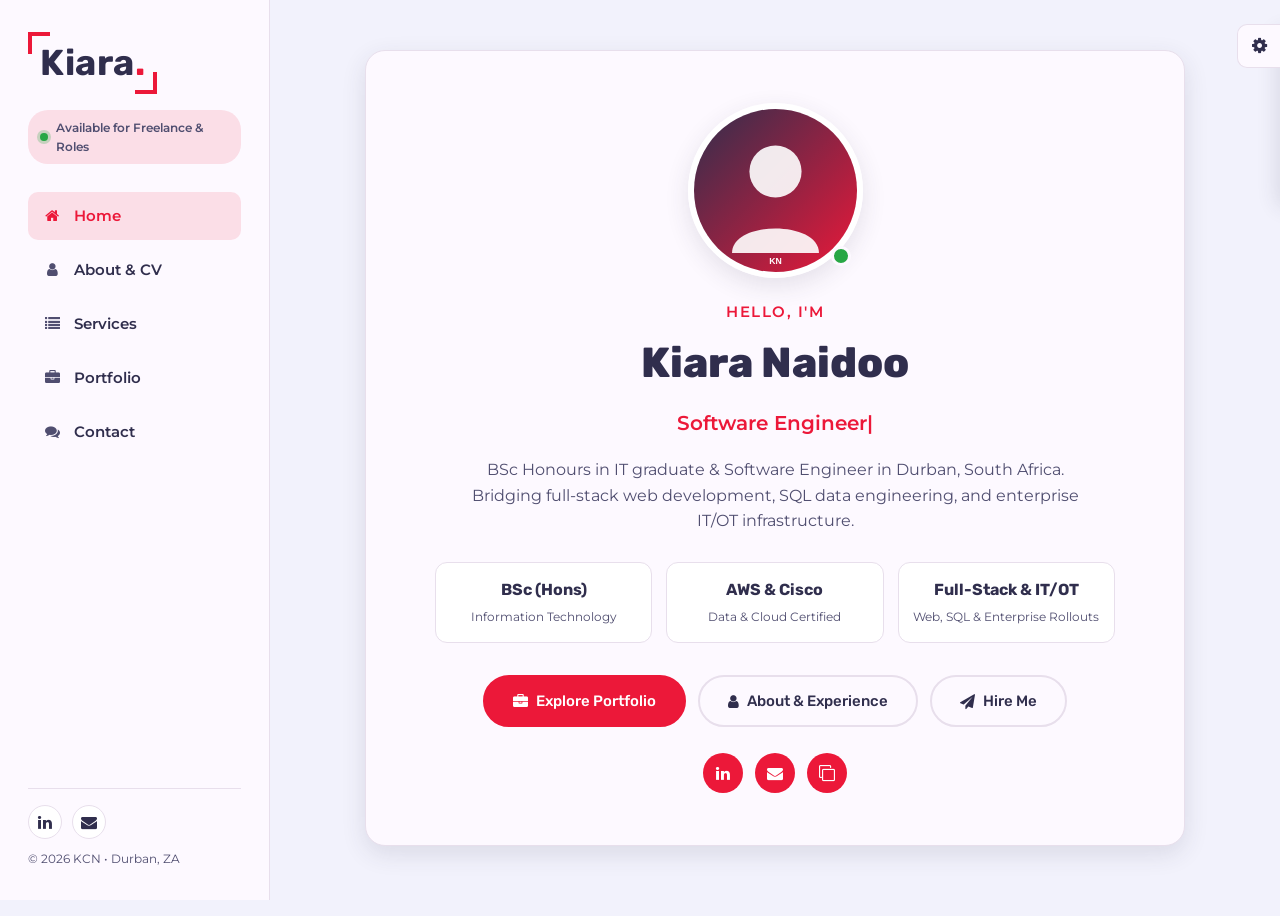
<file: index.html>
<!DOCTYPE html>
<html lang="en">
<head>
  <title>Home | Kiara Naidoo</title>
  <meta charset="utf-8">
  <meta name="viewport" content="width=device-width, initial-scale=1">
  <meta name="description" content="Portfolio of Kiara Naidoo - Software Engineer, Full-Stack Developer & IT/OT Specialist based in Durban, South Africa.">
  <link rel="preconnect" href="https://fonts.googleapis.com">
  <link rel="preconnect" href="https://fonts.gstatic.com" crossorigin>
  <link href="https://fonts.googleapis.com/css2?family=Montserrat:wght@400;500;600;700&family=Rubik:wght@500;600;700;800&display=swap" rel="stylesheet">
  <link rel="stylesheet" href="https://cdnjs.cloudflare.com/ajax/libs/font-awesome/4.7.0/css/font-awesome.min.css">
  <link rel="stylesheet" href="css/style.css">
</head>
<body>

  <!-- Mobile Nav Overlay -->
  <div class="sidebar-overlay" id="sidebarOverlay"></div>

  <!-- Main Container -->
  <div class="main-container">
    <!-- Aside Sidebar -->
    <aside class="aside" id="aside">
      <div class="nav-toggler" id="navToggler" aria-label="Toggle Navigation" role="button" tabindex="0">
        <span></span>
      </div>
      <div class="aside-inner">
        <div class="logo">
          <a href="index.html">Kiara<span>.</span></a>
        </div>

        <div class="availability-badge">
          <span class="pulse-dot"></span> Available for Freelance &amp; Roles
        </div>

        <ul class="nav">
          <li><a href="index.html" class="active"><i class="fa fa-home"></i> Home</a></li>
          <li><a href="about.html" class=""><i class="fa fa-user"></i> About & CV</a></li>
          <li><a href="services.html" class=""><i class="fa fa-list"></i> Services</a></li>
          <li><a href="portfolio.html" class=""><i class="fa fa-briefcase"></i> Portfolio</a></li>
          <li><a href="contact.html" class=""><i class="fa fa-comments"></i> Contact</a></li>
        </ul>

        <div class="aside-footer">
          <div class="aside-socials">
            <a href="https://za.linkedin.com/in/kiara-naidoo-626746286" target="_blank" rel="noopener noreferrer" aria-label="LinkedIn"><i class="fa fa-linkedin"></i></a>
            <a href="mailto:naidookiara325is@gmail.com" aria-label="Email"><i class="fa fa-envelope"></i></a>
          </div>
          <div class="copyright-text">
            &copy; <span id="currentYear">2026</span> KCN &bull; Durban, ZA
          </div>
        </div>
      </div>
    </aside>

    <!-- Main Content -->
    <main class="main-content">
      <section class="page-section home-section">
        <div class="container">
          <div class="hero-card shadow-dark">
            <div class="hero-avatar-wrapper">
              <!-- Replace images/about.svg with your own images/about.jpg if desired -->
              <img src="images/about.svg" alt="Kiara Naidoo Profile" class="hero-avatar">
              <span class="status-indicator" title="Active & Available"></span>
            </div>

            <p class="hero-greeting">Hello, I'm</p>
            <h1 class="hero-name">Kiara Naidoo</h1>
            <div class="typing-wrapper">
              <span id="typedText" class="typed-text"></span><span class="ityped-cursor">|</span>
            </div>

            <p class="hero-summary">
              BSc Honours in IT graduate &amp; Software Engineer in Durban, South Africa. Bridging full-stack web development, SQL data engineering, and enterprise IT/OT infrastructure.
            </p>

            <div class="hero-stats">
              <div class="stat-pill">
                <strong>BSc (Hons)</strong>
                <span>Information Technology</span>
              </div>
              <div class="stat-pill">
                <strong>AWS &amp; Cisco</strong>
                <span>Data &amp; Cloud Certified</span>
              </div>
              <div class="stat-pill">
                <strong>Full-Stack &amp; IT/OT</strong>
                <span>Web, SQL &amp; Enterprise Rollouts</span>
              </div>
            </div>

            <div class="hero-actions">
              <a href="portfolio.html" class="btn btn-primary"><i class="fa fa-briefcase"></i> Explore Portfolio</a>
              <a href="about.html" class="btn btn-outline"><i class="fa fa-user"></i> About &amp; Experience</a>
              <a href="contact.html" class="btn btn-outline"><i class="fa fa-paper-plane"></i> Hire Me</a>
            </div>

            <div class="social-links">
              <a href="https://za.linkedin.com/in/kiara-naidoo-626746286" target="_blank" rel="noopener noreferrer" title="LinkedIn Profile">
                <i class="fa fa-linkedin"></i>
              </a>
              <a href="mailto:naidookiara325is@gmail.com" title="Send Email">
                <i class="fa fa-envelope"></i>
              </a>
              <button type="button" class="icon-action-btn" id="copyEmailHero" title="Copy Email Address">
                <i class="fa fa-clone"></i>
              </button>
            </div>
          </div>
        </div>
      </section>
    </main>
  </div>



  <!-- Live Theme & Color Switcher -->
  <div class="style-switcher" id="styleSwitcher">
    <button type="button" class="toggle-style-switcher" id="toggleStyleSwitcher" aria-label="Customize Theme">
      <i class="fa fa-cog fa-spin"></i>
    </button>
    <h5>Accent Color</h5>
    <ul class="color-list">
      <li><button type="button" class="color-btn active" data-color="pink" style="background-color: #ec1839;" title="Crimson Rose"></button></li>
      <li><button type="button" class="color-btn" data-color="blue" style="background-color: #2196f3;" title="Electric Blue"></button></li>
      <li><button type="button" class="color-btn" data-color="green" style="background-color: #28a745;" title="Emerald"></button></li>
      <li><button type="button" class="color-btn" data-color="orange" style="background-color: #fa5b0f;" title="Sunset Orange"></button></li>
      <li><button type="button" class="color-btn" data-color="yellow" style="background-color: #e09f00;" title="Amber Gold"></button></li>
    </ul>
    <h5>Appearance Mode</h5>
    <div class="theme-toggle-group">
      <label class="theme-radio">
        <input type="radio" name="body-skin" value="light" checked> <span><i class="fa fa-sun-o"></i> Light</span>
      </label>
      <label class="theme-radio">
        <input type="radio" name="body-skin" value="dark"> <span><i class="fa fa-moon-o"></i> Dark</span>
      </label>
    </div>
  </div>

  <!-- Toast Notification -->
  <div class="toast" id="toast"></div>

  <script src="js/script.js"></script>
</body>
</html>
</file>
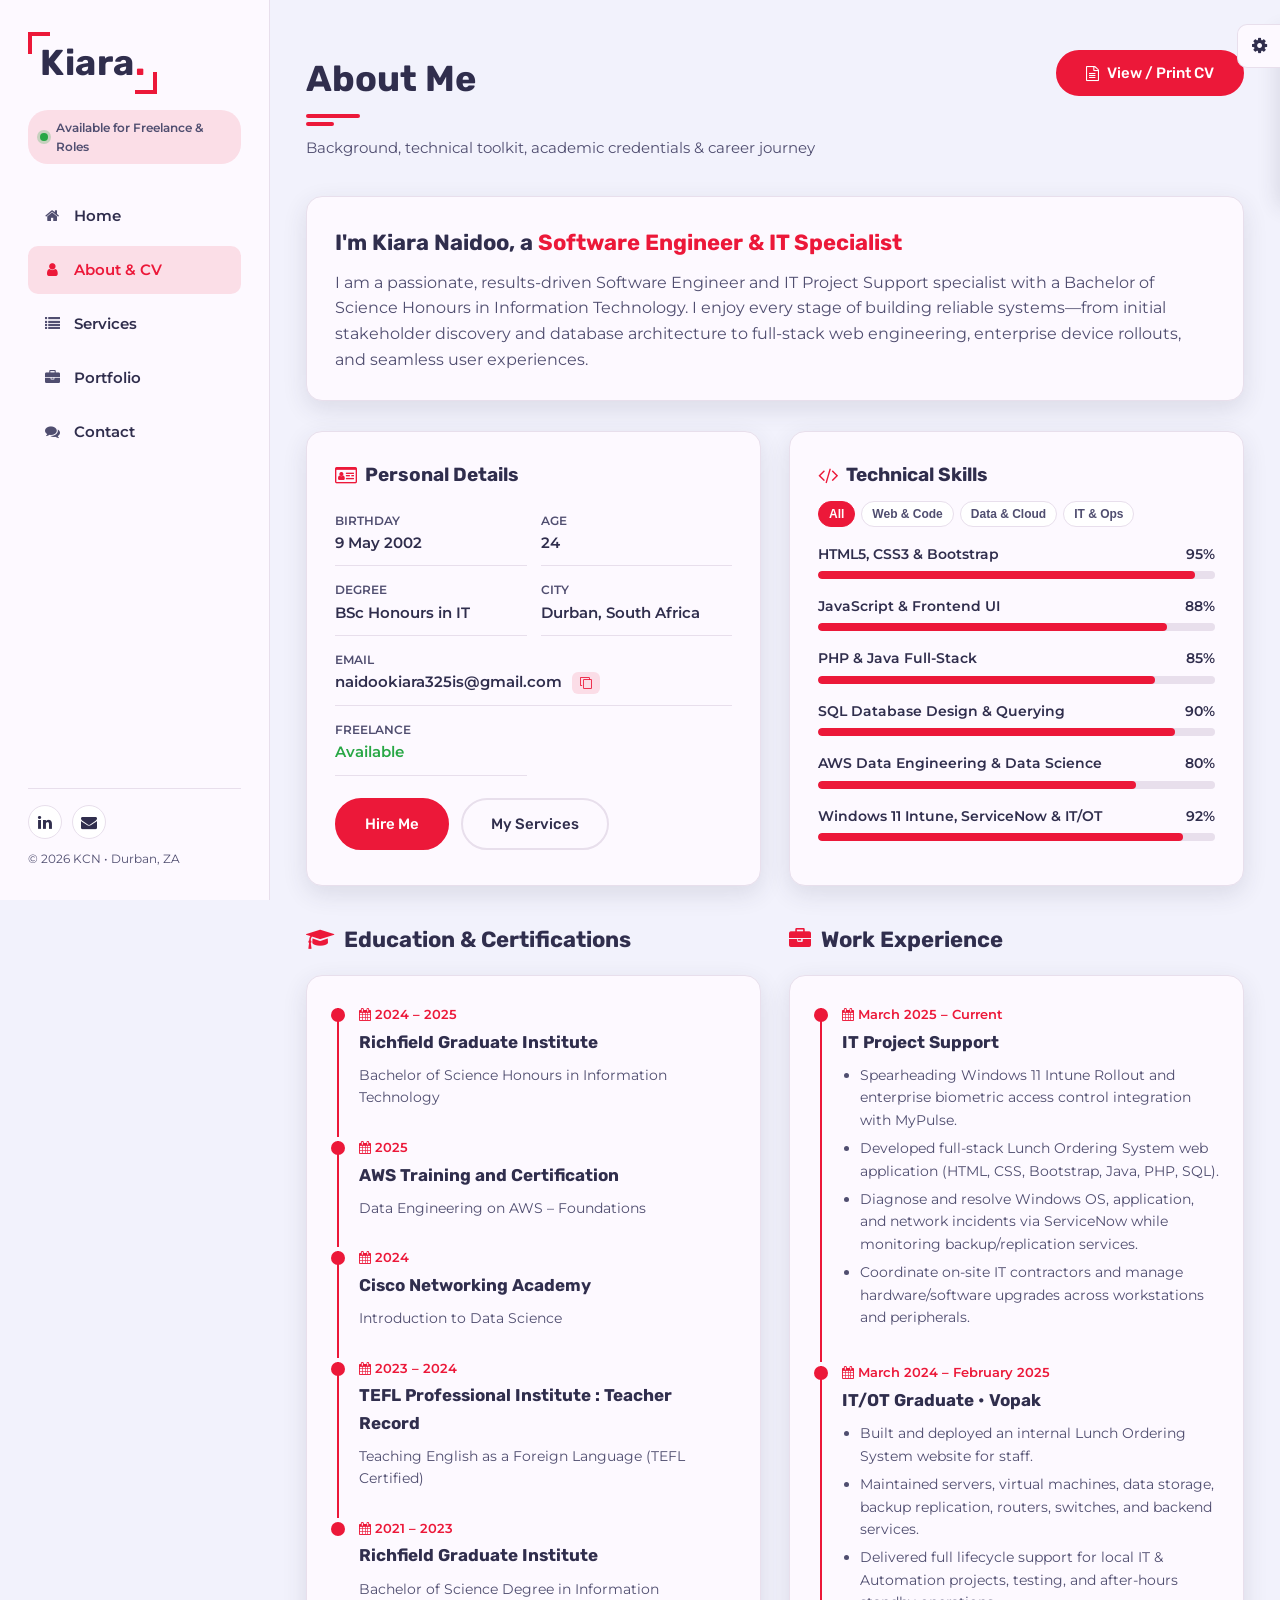
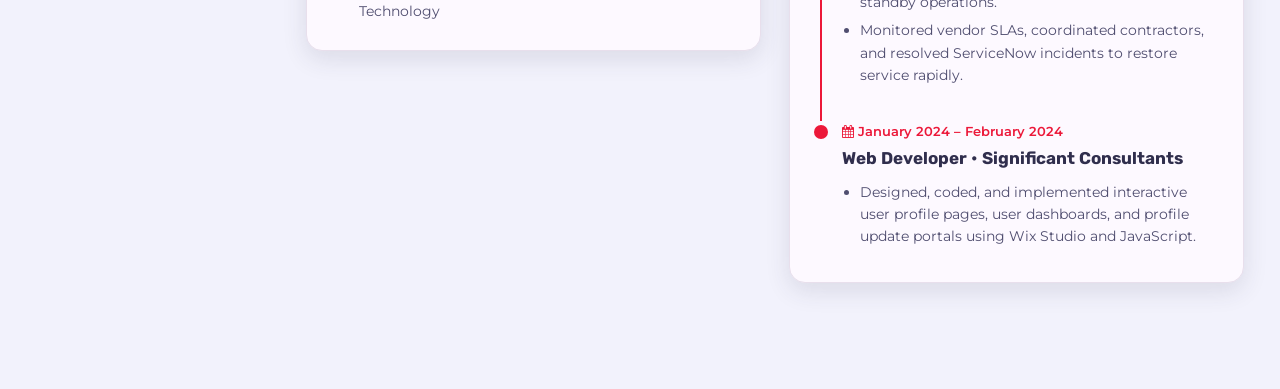
<file: about.html>
<!DOCTYPE html>
<html lang="en">
<head>
  <title>About & Experience | Kiara Naidoo</title>
  <meta charset="utf-8">
  <meta name="viewport" content="width=device-width, initial-scale=1">
  <meta name="description" content="Portfolio of Kiara Naidoo - Software Engineer, Full-Stack Developer & IT/OT Specialist based in Durban, South Africa.">
  <link rel="preconnect" href="https://fonts.googleapis.com">
  <link rel="preconnect" href="https://fonts.gstatic.com" crossorigin>
  <link href="https://fonts.googleapis.com/css2?family=Montserrat:wght@400;500;600;700&family=Rubik:wght@500;600;700;800&display=swap" rel="stylesheet">
  <link rel="stylesheet" href="https://cdnjs.cloudflare.com/ajax/libs/font-awesome/4.7.0/css/font-awesome.min.css">
  <link rel="stylesheet" href="css/style.css">
</head>
<body>

  <!-- Mobile Nav Overlay -->
  <div class="sidebar-overlay" id="sidebarOverlay"></div>

  <!-- Main Container -->
  <div class="main-container">
    <!-- Aside Sidebar -->
    <aside class="aside" id="aside">
      <div class="nav-toggler" id="navToggler" aria-label="Toggle Navigation" role="button" tabindex="0">
        <span></span>
      </div>
      <div class="aside-inner">
        <div class="logo">
          <a href="index.html">Kiara<span>.</span></a>
        </div>

        <div class="availability-badge">
          <span class="pulse-dot"></span> Available for Freelance &amp; Roles
        </div>

        <ul class="nav">
          <li><a href="index.html" class=""><i class="fa fa-home"></i> Home</a></li>
          <li><a href="about.html" class="active"><i class="fa fa-user"></i> About & CV</a></li>
          <li><a href="services.html" class=""><i class="fa fa-list"></i> Services</a></li>
          <li><a href="portfolio.html" class=""><i class="fa fa-briefcase"></i> Portfolio</a></li>
          <li><a href="contact.html" class=""><i class="fa fa-comments"></i> Contact</a></li>
        </ul>

        <div class="aside-footer">
          <div class="aside-socials">
            <a href="https://za.linkedin.com/in/kiara-naidoo-626746286" target="_blank" rel="noopener noreferrer" aria-label="LinkedIn"><i class="fa fa-linkedin"></i></a>
            <a href="mailto:naidookiara325is@gmail.com" aria-label="Email"><i class="fa fa-envelope"></i></a>
          </div>
          <div class="copyright-text">
            &copy; <span id="currentYear">2026</span> KCN &bull; Durban, ZA
          </div>
        </div>
      </div>
    </aside>

    <!-- Main Content -->
    <main class="main-content">
      <section class="page-section about-section">
        <div class="container">
          <div class="section-header-flex">
            <div class="section-title">
              <h2>About Me</h2>
              <p class="section-subtitle">Background, technical toolkit, academic credentials &amp; career journey</p>
            </div>
            <button type="button" class="btn btn-primary" id="openCvModalBtn">
              <i class="fa fa-file-text-o"></i> View / Print CV
            </button>
          </div>

          <div class="about-bio-card shadow-dark">
            <h3>I'm Kiara Naidoo, a <span>Software Engineer &amp; IT Specialist</span></h3>
            <p>
              I am a passionate, results-driven Software Engineer and IT Project Support specialist with a Bachelor of Science Honours in Information Technology. I enjoy every stage of building reliable systems—from initial stakeholder discovery and database architecture to full-stack web engineering, enterprise device rollouts, and seamless user experiences.
            </p>
          </div>

          <!-- Personal Info & Interactive Skills Grid -->
          <div class="two-col-grid">
            <div class="card-box shadow-dark">
              <h3 class="box-heading"><i class="fa fa-id-card-o"></i> Personal Details</h3>
              <div class="info-grid">
                <div class="info-item">
                  <span class="info-label">Birthday</span>
                  <span class="info-value">9 May 2002</span>
                </div>
                <div class="info-item">
                  <span class="info-label">Age</span>
                  <span class="info-value" id="dynamicAge">24</span>
                </div>
                <div class="info-item">
                  <span class="info-label">Degree</span>
                  <span class="info-value">BSc Honours in IT</span>
                </div>
                <div class="info-item">
                  <span class="info-label">City</span>
                  <span class="info-value">Durban, South Africa</span>
                </div>
                <div class="info-item full-span">
                  <span class="info-label">Email</span>
                  <span class="info-value">
                    naidookiara325is@gmail.com
                    <button type="button" class="mini-copy-btn" data-copy="naidookiara325is@gmail.com" title="Copy Email"><i class="fa fa-clone"></i></button>
                  </span>
                </div>
                <div class="info-item">
                  <span class="info-label">Freelance</span>
                  <span class="info-value status-available">Available</span>
                </div>
              </div>
              <div class="card-cta-row">
                <a href="contact.html" class="btn btn-primary">Hire Me</a>
                <a href="services.html" class="btn btn-outline">My Services</a>
              </div>
            </div>

            <!-- Interactive Filterable Skills Matrix -->
            <div class="card-box shadow-dark">
              <div class="skills-header">
                <h3 class="box-heading"><i class="fa fa-code"></i> Technical Skills</h3>
                <div class="skill-tabs" id="skillTabs">
                  <button type="button" class="skill-tab active" data-skill-cat="all">All</button>
                  <button type="button" class="skill-tab" data-skill-cat="dev">Web &amp; Code</button>
                  <button type="button" class="skill-tab" data-skill-cat="data">Data &amp; Cloud</button>
                  <button type="button" class="skill-tab" data-skill-cat="it">IT &amp; Ops</button>
                </div>
              </div>

              <div class="skills-list" id="skillsList">
                <div class="skill-item" data-cat="dev">
                  <div class="skill-meta"><span>HTML5, CSS3 &amp; Bootstrap</span><span>95%</span></div>
                  <div class="progress"><div class="progress-in" style="width: 95%;"></div></div>
                </div>
                <div class="skill-item" data-cat="dev">
                  <div class="skill-meta"><span>JavaScript &amp; Frontend UI</span><span>88%</span></div>
                  <div class="progress"><div class="progress-in" style="width: 88%;"></div></div>
                </div>
                <div class="skill-item" data-cat="dev">
                  <div class="skill-meta"><span>PHP &amp; Java Full-Stack</span><span>85%</span></div>
                  <div class="progress"><div class="progress-in" style="width: 85%;"></div></div>
                </div>
                <div class="skill-item" data-cat="data">
                  <div class="skill-meta"><span>SQL Database Design &amp; Querying</span><span>90%</span></div>
                  <div class="progress"><div class="progress-in" style="width: 90%;"></div></div>
                </div>
                <div class="skill-item" data-cat="data">
                  <div class="skill-meta"><span>AWS Data Engineering &amp; Data Science</span><span>80%</span></div>
                  <div class="progress"><div class="progress-in" style="width: 80%;"></div></div>
                </div>
                <div class="skill-item" data-cat="it">
                  <div class="skill-meta"><span>Windows 11 Intune, ServiceNow &amp; IT/OT</span><span>92%</span></div>
                  <div class="progress"><div class="progress-in" style="width: 92%;"></div></div>
                </div>
              </div>
            </div>
          </div>

          <!-- Education & Experience Timelines -->
          <div class="two-col-grid timeline-grid">
            <!-- Education -->
            <div>
              <h3 class="column-title"><i class="fa fa-graduation-cap"></i> Education &amp; Certifications</h3>
              <div class="timeline shadow-dark">
                <div class="timeline-item">
                  <div class="circle-dot"></div>
                  <h6 class="timeline-date"><i class="fa fa-calendar"></i> 2024 – 2025</h6>
                  <h4 class="timeline-title">Richfield Graduate Institute</h4>
                  <p class="timeline-text">Bachelor of Science Honours in Information Technology</p>
                </div>
                <div class="timeline-item">
                  <div class="circle-dot"></div>
                  <h6 class="timeline-date"><i class="fa fa-calendar"></i> 2025</h6>
                  <h4 class="timeline-title">AWS Training and Certification</h4>
                  <p class="timeline-text">Data Engineering on AWS – Foundations</p>
                </div>
                <div class="timeline-item">
                  <div class="circle-dot"></div>
                  <h6 class="timeline-date"><i class="fa fa-calendar"></i> 2024</h6>
                  <h4 class="timeline-title">Cisco Networking Academy</h4>
                  <p class="timeline-text">Introduction to Data Science</p>
                </div>
                <div class="timeline-item">
                  <div class="circle-dot"></div>
                  <h6 class="timeline-date"><i class="fa fa-calendar"></i> 2023 – 2024</h6>
                  <h4 class="timeline-title">TEFL Professional Institute : Teacher Record</h4>
                  <p class="timeline-text">Teaching English as a Foreign Language (TEFL Certified)</p>
                </div>
                <div class="timeline-item">
                  <div class="circle-dot"></div>
                  <h6 class="timeline-date"><i class="fa fa-calendar"></i> 2021 – 2023</h6>
                  <h4 class="timeline-title">Richfield Graduate Institute</h4>
                  <p class="timeline-text">Bachelor of Science Degree in Information Technology</p>
                </div>
              </div>
            </div>

            <!-- Experience -->
            <div>
              <h3 class="column-title"><i class="fa fa-briefcase"></i> Work Experience</h3>
              <div class="timeline shadow-dark">
                <div class="timeline-item">
                  <div class="circle-dot"></div>
                  <h6 class="timeline-date"><i class="fa fa-calendar"></i> March 2025 – Current</h6>
                  <h4 class="timeline-title">IT Project Support</h4>
                  <ul class="timeline-bullets">
                    <li>Spearheading Windows 11 Intune Rollout and enterprise biometric access control integration with MyPulse.</li>
                    <li>Developed full-stack Lunch Ordering System web application (HTML, CSS, Bootstrap, Java, PHP, SQL).</li>
                    <li>Diagnose and resolve Windows OS, application, and network incidents via ServiceNow while monitoring backup/replication services.</li>
                    <li>Coordinate on-site IT contractors and manage hardware/software upgrades across workstations and peripherals.</li>
                  </ul>
                </div>

                <div class="timeline-item">
                  <div class="circle-dot"></div>
                  <h6 class="timeline-date"><i class="fa fa-calendar"></i> March 2024 – February 2025</h6>
                  <h4 class="timeline-title">IT/OT Graduate &bull; Vopak</h4>
                  <ul class="timeline-bullets">
                    <li>Built and deployed an internal Lunch Ordering System website for staff.</li>
                    <li>Maintained servers, virtual machines, data storage, backup replication, routers, switches, and backend services.</li>
                    <li>Delivered full lifecycle support for local IT &amp; Automation projects, testing, and after-hours standby operations.</li>
                    <li>Monitored vendor SLAs, coordinated contractors, and resolved ServiceNow incidents to restore service rapidly.</li>
                  </ul>
                </div>

                <div class="timeline-item">
                  <div class="circle-dot"></div>
                  <h6 class="timeline-date"><i class="fa fa-calendar"></i> January 2024 – February 2024</h6>
                  <h4 class="timeline-title">Web Developer &bull; Significant Consultants</h4>
                  <ul class="timeline-bullets">
                    <li>Designed, coded, and implemented interactive user profile pages, user dashboards, and profile update portals using Wix Studio and JavaScript.</li>
                  </ul>
                </div>
              </div>
            </div>
          </div>
        </div>
      </section>
    </main>
  </div>

  <!-- Printable CV Modal -->
  <div class="modal-backdrop" id="cvModal">
    <div class="modal-card cv-modal-card">
      <div class="modal-header no-print">
        <h3><i class="fa fa-file-text-o"></i> Curriculum Vitae Preview</h3>
        <div class="modal-header-actions">
          <button type="button" class="btn btn-primary btn-sm" onclick="window.print()"><i class="fa fa-print"></i> Print / Save PDF</button>
          <button type="button" class="modal-close-btn" id="closeCvModalBtn">&times;</button>
        </div>
      </div>
      <div class="cv-document">
        <div class="cv-doc-header">
          <div>
            <h2>Kiara Naidoo</h2>
            <p class="cv-role">Software Engineer &bull; Full-Stack Developer &bull; IT/OT Specialist</p>
          </div>
          <div class="cv-contact-meta">
            <p>Durban, South Africa</p>
            <p>naidookiara325is@gmail.com</p>
            <p>linkedin.com/in/kiara-naidoo-626746286</p>
          </div>
        </div>
        <div class="cv-section">
          <h4>Summary</h4>
          <p>BSc Honours in IT graduate with hands-on experience in full-stack web development (HTML, CSS, Bootstrap, JavaScript, PHP, Java, SQL), enterprise Windows 11 Intune rollouts, biometric access control integrations, and IT/OT infrastructure operations.</p>
        </div>
        <div class="cv-section">
          <h4>Experience</h4>
          <p><strong>IT Project Support</strong> (Mar 2025 – Present) — Windows 11 Intune Rollout, MyPulse Biometric Access Control integration, full-stack Lunch Ordering System, ServiceNow incident management.</p>
          <p><strong>IT/OT Graduate — Vopak</strong> (Mar 2024 – Feb 2025) — Server/VM/network maintenance, backup replication, IT/Automation testing &amp; standby support, internal web development.</p>
          <p><strong>Web Developer — Significant Consultants</strong> (Jan 2024 – Feb 2024) — Custom user profiles, dashboards, and update flows in Wix Studio &amp; JavaScript.</p>
        </div>
        <div class="cv-section">
          <h4>Education &amp; Certifications</h4>
          <p><strong>BSc Honours in Information Technology</strong> — Richfield Graduate Institute (2024 – 2025)</p>
          <p><strong>BSc in Information Technology</strong> — Richfield Graduate Institute (2021 – 2023)</p>
          <p><strong>Certifications:</strong> Data Engineering on AWS – Foundations (2025) &bull; Cisco Intro to Data Science (2024) &bull; TEFL Certified (2024)</p>
        </div>
      </div>
    </div>
  </div>

  <!-- Live Theme & Color Switcher -->
  <div class="style-switcher" id="styleSwitcher">
    <button type="button" class="toggle-style-switcher" id="toggleStyleSwitcher" aria-label="Customize Theme">
      <i class="fa fa-cog fa-spin"></i>
    </button>
    <h5>Accent Color</h5>
    <ul class="color-list">
      <li><button type="button" class="color-btn active" data-color="pink" style="background-color: #ec1839;" title="Crimson Rose"></button></li>
      <li><button type="button" class="color-btn" data-color="blue" style="background-color: #2196f3;" title="Electric Blue"></button></li>
      <li><button type="button" class="color-btn" data-color="green" style="background-color: #28a745;" title="Emerald"></button></li>
      <li><button type="button" class="color-btn" data-color="orange" style="background-color: #fa5b0f;" title="Sunset Orange"></button></li>
      <li><button type="button" class="color-btn" data-color="yellow" style="background-color: #e09f00;" title="Amber Gold"></button></li>
    </ul>
    <h5>Appearance Mode</h5>
    <div class="theme-toggle-group">
      <label class="theme-radio">
        <input type="radio" name="body-skin" value="light" checked> <span><i class="fa fa-sun-o"></i> Light</span>
      </label>
      <label class="theme-radio">
        <input type="radio" name="body-skin" value="dark"> <span><i class="fa fa-moon-o"></i> Dark</span>
      </label>
    </div>
  </div>

  <!-- Toast Notification -->
  <div class="toast" id="toast"></div>

  <script src="js/script.js"></script>
</body>
</html>
</file>
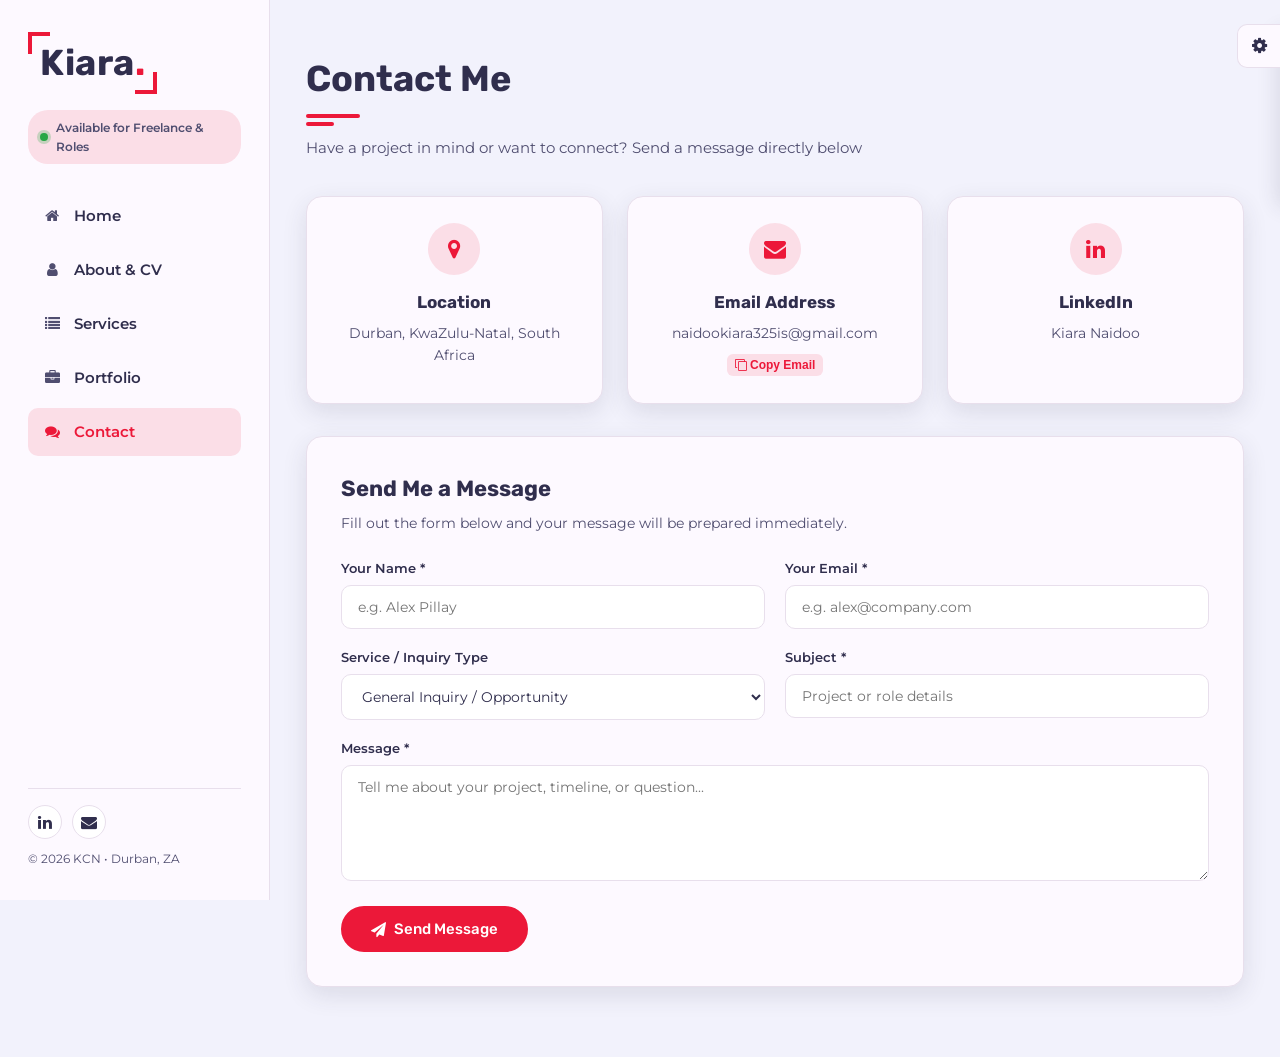
<file: contact.html>
<!DOCTYPE html>
<html lang="en">
<head>
  <title>Contact | Kiara Naidoo</title>
  <meta charset="utf-8">
  <meta name="viewport" content="width=device-width, initial-scale=1">
  <meta name="description" content="Portfolio of Kiara Naidoo - Software Engineer, Full-Stack Developer & IT/OT Specialist based in Durban, South Africa.">
  <link rel="preconnect" href="https://fonts.googleapis.com">
  <link rel="preconnect" href="https://fonts.gstatic.com" crossorigin>
  <link href="https://fonts.googleapis.com/css2?family=Montserrat:wght@400;500;600;700&family=Rubik:wght@500;600;700;800&display=swap" rel="stylesheet">
  <link rel="stylesheet" href="https://cdnjs.cloudflare.com/ajax/libs/font-awesome/4.7.0/css/font-awesome.min.css">
  <link rel="stylesheet" href="css/style.css">
</head>
<body>

  <!-- Mobile Nav Overlay -->
  <div class="sidebar-overlay" id="sidebarOverlay"></div>

  <!-- Main Container -->
  <div class="main-container">
    <!-- Aside Sidebar -->
    <aside class="aside" id="aside">
      <div class="nav-toggler" id="navToggler" aria-label="Toggle Navigation" role="button" tabindex="0">
        <span></span>
      </div>
      <div class="aside-inner">
        <div class="logo">
          <a href="index.html">Kiara<span>.</span></a>
        </div>

        <div class="availability-badge">
          <span class="pulse-dot"></span> Available for Freelance &amp; Roles
        </div>

        <ul class="nav">
          <li><a href="index.html" class=""><i class="fa fa-home"></i> Home</a></li>
          <li><a href="about.html" class=""><i class="fa fa-user"></i> About & CV</a></li>
          <li><a href="services.html" class=""><i class="fa fa-list"></i> Services</a></li>
          <li><a href="portfolio.html" class=""><i class="fa fa-briefcase"></i> Portfolio</a></li>
          <li><a href="contact.html" class="active"><i class="fa fa-comments"></i> Contact</a></li>
        </ul>

        <div class="aside-footer">
          <div class="aside-socials">
            <a href="https://za.linkedin.com/in/kiara-naidoo-626746286" target="_blank" rel="noopener noreferrer" aria-label="LinkedIn"><i class="fa fa-linkedin"></i></a>
            <a href="mailto:naidookiara325is@gmail.com" aria-label="Email"><i class="fa fa-envelope"></i></a>
          </div>
          <div class="copyright-text">
            &copy; <span id="currentYear">2026</span> KCN &bull; Durban, ZA
          </div>
        </div>
      </div>
    </aside>

    <!-- Main Content -->
    <main class="main-content">
      <section class="page-section contact-section">
        <div class="container">
          <div class="section-title">
            <h2>Contact Me</h2>
            <p class="section-subtitle">Have a project in mind or want to connect? Send a message directly below</p>
          </div>

          <div class="contact-cards-grid">
            <div class="contact-card shadow-dark">
              <div class="contact-icon"><i class="fa fa-map-marker"></i></div>
              <h4>Location</h4>
              <p>Durban, KwaZulu-Natal, South Africa</p>
            </div>

            <div class="contact-card shadow-dark">
              <div class="contact-icon"><i class="fa fa-envelope"></i></div>
              <h4>Email Address</h4>
              <p>
                <a href="mailto:naidookiara325is@gmail.com">naidookiara325is@gmail.com</a>
              </p>
              <button type="button" class="mini-copy-btn" data-copy="naidookiara325is@gmail.com">
                <i class="fa fa-clone"></i> Copy Email
              </button>
            </div>

            <div class="contact-card shadow-dark">
              <div class="contact-icon"><i class="fa fa-linkedin"></i></div>
              <h4>LinkedIn</h4>
              <p>
                <a href="https://za.linkedin.com/in/kiara-naidoo-626746286" target="_blank" rel="noopener noreferrer">Kiara Naidoo</a>
              </p>
            </div>
          </div>

          <div class="contact-form-wrapper shadow-dark">
            <h3>Send Me a Message</h3>
            <p class="form-intro">Fill out the form below and your message will be prepared immediately.</p>

            <form id="contactForm" novalidate>
              <div class="form-row">
                <div class="form-group">
                  <label for="senderName">Your Name *</label>
                  <input type="text" id="senderName" name="name" class="form-control" placeholder="e.g. Alex Pillay" required>
                </div>
                <div class="form-group">
                  <label for="senderEmail">Your Email *</label>
                  <input type="email" id="senderEmail" name="email" class="form-control" placeholder="e.g. alex@company.com" required>
                </div>
              </div>

              <div class="form-row">
                <div class="form-group">
                  <label for="serviceSelect">Service / Inquiry Type</label>
                  <select id="serviceSelect" name="service" class="form-control">
                    <option value="General Inquiry">General Inquiry / Opportunity</option>
                    <option value="Full-Stack Web Development">Full-Stack Web Development</option>
                    <option value="Web Design">Front-End Web Design</option>
                    <option value="Database Design">SQL Database Design</option>
                    <option value="Video Editing">Video Editing</option>
                    <option value="Logo & Graphic Design">Logo &amp; Graphic Design</option>
                    <option value="TEFL Tutoring">TEFL English Tutoring</option>
                  </select>
                </div>
                <div class="form-group">
                  <label for="subjectInput">Subject *</label>
                  <input type="text" id="subjectInput" name="subject" class="form-control" placeholder="Project or role details" required>
                </div>
              </div>

              <div class="form-group">
                <label for="messageInput">Message *</label>
                <textarea id="messageInput" name="message" class="form-control" rows="5" placeholder="Tell me about your project, timeline, or question..." required></textarea>
              </div>

              <div class="form-actions">
                <button type="submit" class="btn btn-primary">
                  <i class="fa fa-paper-plane"></i> Send Message
                </button>
                <span class="form-status" id="formStatus"></span>
              </div>
            </form>
          </div>
        </div>
      </section>
    </main>
  </div>



  <!-- Live Theme & Color Switcher -->
  <div class="style-switcher" id="styleSwitcher">
    <button type="button" class="toggle-style-switcher" id="toggleStyleSwitcher" aria-label="Customize Theme">
      <i class="fa fa-cog fa-spin"></i>
    </button>
    <h5>Accent Color</h5>
    <ul class="color-list">
      <li><button type="button" class="color-btn active" data-color="pink" style="background-color: #ec1839;" title="Crimson Rose"></button></li>
      <li><button type="button" class="color-btn" data-color="blue" style="background-color: #2196f3;" title="Electric Blue"></button></li>
      <li><button type="button" class="color-btn" data-color="green" style="background-color: #28a745;" title="Emerald"></button></li>
      <li><button type="button" class="color-btn" data-color="orange" style="background-color: #fa5b0f;" title="Sunset Orange"></button></li>
      <li><button type="button" class="color-btn" data-color="yellow" style="background-color: #e09f00;" title="Amber Gold"></button></li>
    </ul>
    <h5>Appearance Mode</h5>
    <div class="theme-toggle-group">
      <label class="theme-radio">
        <input type="radio" name="body-skin" value="light" checked> <span><i class="fa fa-sun-o"></i> Light</span>
      </label>
      <label class="theme-radio">
        <input type="radio" name="body-skin" value="dark"> <span><i class="fa fa-moon-o"></i> Dark</span>
      </label>
    </div>
  </div>

  <!-- Toast Notification -->
  <div class="toast" id="toast"></div>

  <script src="js/script.js"></script>
</body>
</html>
</file>
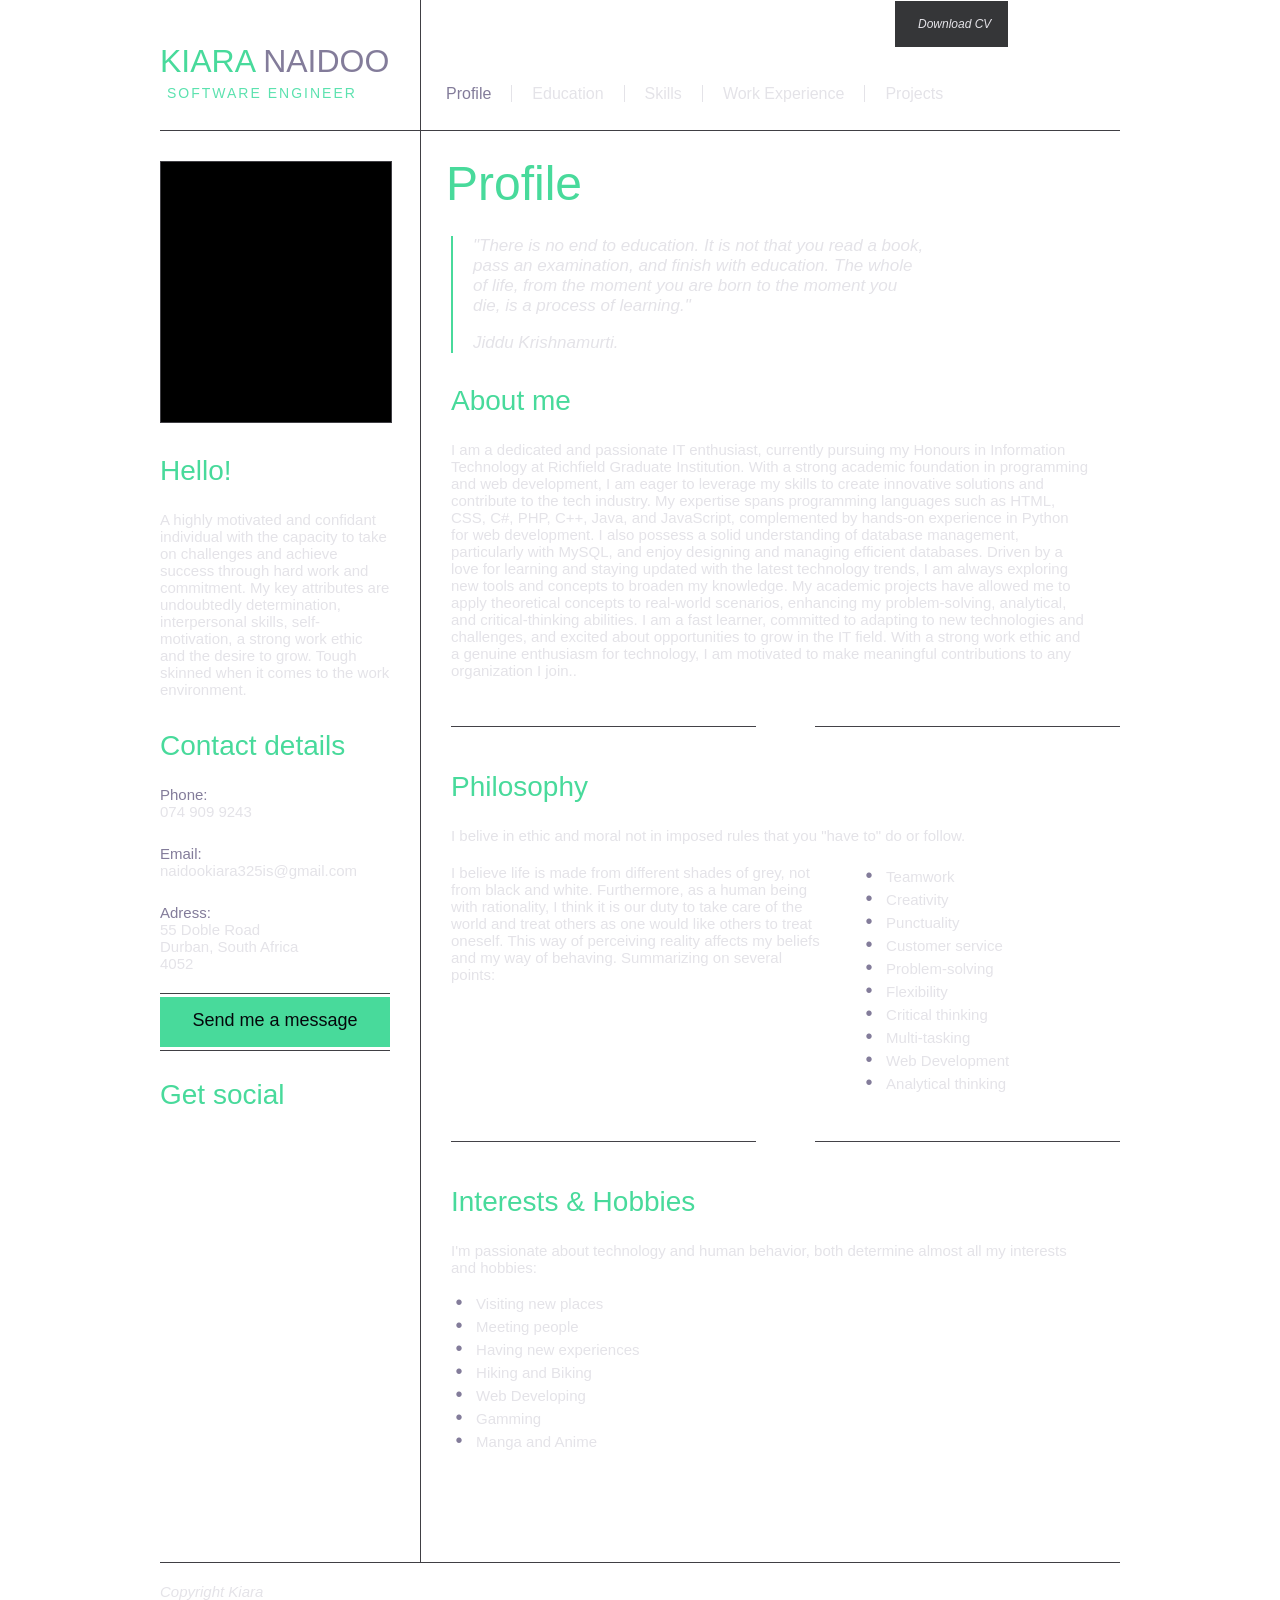
<file: CV.html>
<html>
<link rel="stylesheet" href="stylesheet.css">
<!-- MAIN CONTAINER -->
		<div id="main_container">
      <!-- HEADER -->
      <div id="header">
        <!-- LOGOTYPE/NAME -->
        <div class="header_logotype_container">
          <h1 class="logotype_name">Kiara <span class="purple">Naidoo</span></h1>
          <h2 class="logotype_occupation">Software Engineer</h2>
        </div>
        <!-- MAIN MENU -->
        <div class="header_menu_container">
          <ul class="download_print_buttons horizontal_list">
            <li><a href="#"><span class="icon entypo-download"></span>Download CV</a></li>
          </ul>
          <div class="clear"></div>
          <ul class="header_menu horizontal_list">
            <li><a class="no_border purple" href="Kiara.html">Profile</a></li>
            <li><a href="education.html">Education</a></li>
            <li><a href="skills.html">Skills</a></li>
            <li><a href="work.html">Work Experience</a></li>
            <li><a href="projects.html">Projects</a></li>
          </ul>
        </div>
      </div>
      <!-- LEFT COL -->
      <div id="left_col">
        <div class="profile_frame">
          <div class="profile_picture"></div>
          <!-- <img src="images/javier_latorre.jpg" alt="profile picture"> -->
        </div>
        <div class="hello_content">
          <h2>Hello!</h2>
          <p>A highly motivated and confidant individual with the capacity to
take on challenges and achieve success through hard work and
commitment. My key attributes are undoubtedly determination,
interpersonal skills, self-motivation, a strong work ethic and the
desire to grow. Tough skinned when it comes to the work
environment.</p>
        </div>
        <div class="contact_details_content">
          <h2>Contact details</h2>
          <p class="purple">Phone:</p>
          <p>074 909 9243</p>
          <p class="purple">Email:</p>
          <p>naidookiara325is@gmail.com</p>
          <p class="purple">Adress:</p>
          <p>55 Doble Road</p>
          <p>Durban, South Africa</p>
          <p>4052</p>
        </div>
        <a href="mailto:naidookiara325is@gmail.com" class="send_message_button">
          <span class="cut1"></span>
          <span class="cut2"></span>
          <span class="content">Send me a message <span class="fontawesome-double-angle-right"></span></span>
        </a>
        <div class="get_social_content">
          <h2>Get social</h2>
          <ul class="social_icons horizontal_list">
            <li><a class="facebook" href="https://www.facebook.com/jlalovi"><span class="entypo-facebook-circled"></span><span class="invisible">Facebook</span></a></li>
            <li><a class="twitter" href="https://twitter.com/jlalovi"><span class="entypo-twitter-circled"></span><span class="invisible">Twitter</span></a></li>
            <li><a class="linkedin" href="https://www.linkedin.com/in/jlalovi/en"><span class="entypo-linkedin-circled"></span><span class="invisible">LinkedIn</span></a></li>
          </ul>
        </div>
      </div>
      <!-- PROFILE CONTENT -->
      <div id="content_container">				
        <div class="block">
          <h1>Profile</h1>
          <blockquote class="profile_quote">
            <p>"There is no end to education. It is not that you read a book, pass an examination, and finish with education. The whole of life, from the moment you are born to the moment you die, is a process of learning."</p>
            <p>Jiddu Krishnamurti.</p>
            <span class="entypo-quote"></span>
          </blockquote>
        </div>
        <div class="block">
          <h2>About me</h2>
          <p>I am a dedicated and passionate IT enthusiast, currently pursuing my Honours in Information Technology at Richfield Graduate Institution. With a strong academic foundation in programming and web development, I am eager to leverage my skills to create innovative solutions and contribute to the tech industry.

My expertise spans programming languages such as HTML, CSS, C#, PHP, C++, Java, and JavaScript, complemented by hands-on experience in Python for web development. I also possess a solid understanding of database management, particularly with MySQL, and enjoy designing and managing efficient databases.

Driven by a love for learning and staying updated with the latest technology trends, I am always exploring new tools and concepts to broaden my knowledge. My academic projects have allowed me to apply theoretical concepts to real-world scenarios, enhancing my problem-solving, analytical, and critical-thinking abilities.

I am a fast learner, committed to adapting to new technologies and challenges, and excited about opportunities to grow in the IT field. With a strong work ethic and a genuine enthusiasm for technology, I am motivated to make meaningful contributions to any organization I join..</p>				
        </div>
        <div class="horizontal_line">
          <div class="line_left"></div>
          <div class="left_circle"></div>
          <div class="central_circle"></div>
          <div class="right_circle"></div>
          <div class="line_right"></div>
        </div>
        <div class="block">
          <h2>Philosophy</h2>
          <p>I belive in ethic and moral not in imposed rules that you "have to" do or follow.</p>
          <div class="philosophy_content">
            <p>I believe life is made from different shades of grey, not from black and white. Furthermore, as a human being with rationality, I think it is our duty to take care of the world and treat others as one would like others to treat oneself. This way of perceiving reality affects my beliefs and my way of behaving. Summarizing on several points:</p>
            <ul>
  <li>Teamwork</li>
  <li>Creativity</li>
  <li>Punctuality</li>
  <li>Customer service</li>
  <li>Problem-solving</li>
  <li>Flexibility</li>
  <li>Critical thinking</li>
  <li>Multi-tasking</li>
  <li>Web Development</li>
  <li>Analytical thinking</li>
            </ul>
            <div class="clear"></div>
          </div>
        </div>
        <div class="horizontal_line">
          <div class="line_left"></div>
          <div class="left_circle"></div>
          <div class="central_circle"></div>
          <div class="right_circle"></div>
          <div class="line_right"></div>
        </div>
        <div class="last block">
          <h2>Interests & Hobbies</h2>
          <p>I'm passionate about technology and human behavior, both determine almost all my interests and hobbies:</p>
          <ul>
            <li>Visiting new places</li>
            <li>Meeting people</li>
            <li>Having new experiences</li>
            <li>Hiking and Biking</li>
            <li>Web Developing</li>
            <li>Gamming</li>
            <li>Manga and Anime</li>
          </ul>
        </div>
      </div>
      <div class="clear"></div>
      <!-- FOOTER -->
      <div id="footer">
        <p class="footer_name">Copyright Kiara</p>
      </div>
		</div>
</html>
</file>
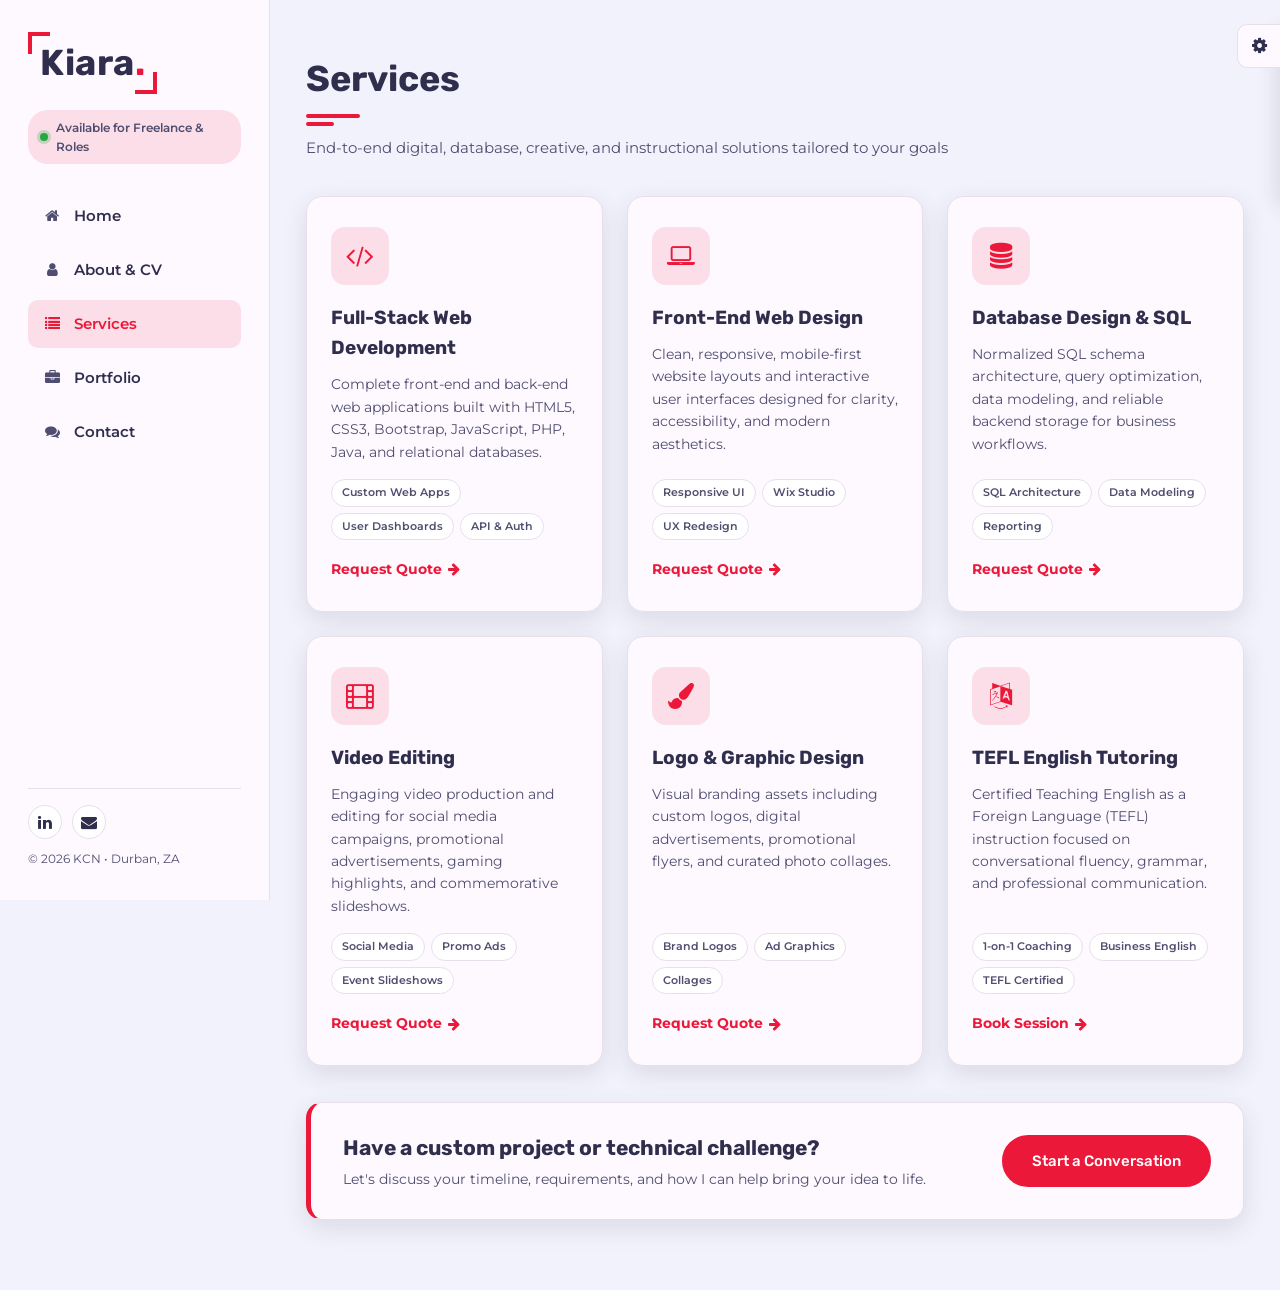
<file: services.html>
<!DOCTYPE html>
<html lang="en">
<head>
  <title>Services | Kiara Naidoo</title>
  <meta charset="utf-8">
  <meta name="viewport" content="width=device-width, initial-scale=1">
  <meta name="description" content="Portfolio of Kiara Naidoo - Software Engineer, Full-Stack Developer & IT/OT Specialist based in Durban, South Africa.">
  <link rel="preconnect" href="https://fonts.googleapis.com">
  <link rel="preconnect" href="https://fonts.gstatic.com" crossorigin>
  <link href="https://fonts.googleapis.com/css2?family=Montserrat:wght@400;500;600;700&family=Rubik:wght@500;600;700;800&display=swap" rel="stylesheet">
  <link rel="stylesheet" href="https://cdnjs.cloudflare.com/ajax/libs/font-awesome/4.7.0/css/font-awesome.min.css">
  <link rel="stylesheet" href="css/style.css">
</head>
<body>

  <!-- Mobile Nav Overlay -->
  <div class="sidebar-overlay" id="sidebarOverlay"></div>

  <!-- Main Container -->
  <div class="main-container">
    <!-- Aside Sidebar -->
    <aside class="aside" id="aside">
      <div class="nav-toggler" id="navToggler" aria-label="Toggle Navigation" role="button" tabindex="0">
        <span></span>
      </div>
      <div class="aside-inner">
        <div class="logo">
          <a href="index.html">Kiara<span>.</span></a>
        </div>

        <div class="availability-badge">
          <span class="pulse-dot"></span> Available for Freelance &amp; Roles
        </div>

        <ul class="nav">
          <li><a href="index.html" class=""><i class="fa fa-home"></i> Home</a></li>
          <li><a href="about.html" class=""><i class="fa fa-user"></i> About & CV</a></li>
          <li><a href="services.html" class="active"><i class="fa fa-list"></i> Services</a></li>
          <li><a href="portfolio.html" class=""><i class="fa fa-briefcase"></i> Portfolio</a></li>
          <li><a href="contact.html" class=""><i class="fa fa-comments"></i> Contact</a></li>
        </ul>

        <div class="aside-footer">
          <div class="aside-socials">
            <a href="https://za.linkedin.com/in/kiara-naidoo-626746286" target="_blank" rel="noopener noreferrer" aria-label="LinkedIn"><i class="fa fa-linkedin"></i></a>
            <a href="mailto:naidookiara325is@gmail.com" aria-label="Email"><i class="fa fa-envelope"></i></a>
          </div>
          <div class="copyright-text">
            &copy; <span id="currentYear">2026</span> KCN &bull; Durban, ZA
          </div>
        </div>
      </div>
    </aside>

    <!-- Main Content -->
    <main class="main-content">
      <section class="page-section services-section">
        <div class="container">
          <div class="section-title">
            <h2>Services</h2>
            <p class="section-subtitle">End-to-end digital, database, creative, and instructional solutions tailored to your goals</p>
          </div>

          <div class="services-grid">
            <div class="service-card shadow-dark">
              <div class="service-icon"><i class="fa fa-code"></i></div>
              <h4>Full-Stack Web Development</h4>
              <p>Complete front-end and back-end web applications built with HTML5, CSS3, Bootstrap, JavaScript, PHP, Java, and relational databases.</p>
              <ul class="service-tags">
                <li>Custom Web Apps</li>
                <li>User Dashboards</li>
                <li>API &amp; Auth</li>
              </ul>
              <a href="contact.html?service=Full-Stack%20Web%20Development" class="service-link">Request Quote <i class="fa fa-arrow-right"></i></a>
            </div>

            <div class="service-card shadow-dark">
              <div class="service-icon"><i class="fa fa-laptop"></i></div>
              <h4>Front-End Web Design</h4>
              <p>Clean, responsive, mobile-first website layouts and interactive user interfaces designed for clarity, accessibility, and modern aesthetics.</p>
              <ul class="service-tags">
                <li>Responsive UI</li>
                <li>Wix Studio</li>
                <li>UX Redesign</li>
              </ul>
              <a href="contact.html?service=Web%20Design" class="service-link">Request Quote <i class="fa fa-arrow-right"></i></a>
            </div>

            <div class="service-card shadow-dark">
              <div class="service-icon"><i class="fa fa-database"></i></div>
              <h4>Database Design &amp; SQL</h4>
              <p>Normalized SQL schema architecture, query optimization, data modeling, and reliable backend storage for business workflows.</p>
              <ul class="service-tags">
                <li>SQL Architecture</li>
                <li>Data Modeling</li>
                <li>Reporting</li>
              </ul>
              <a href="contact.html?service=Database%20Design" class="service-link">Request Quote <i class="fa fa-arrow-right"></i></a>
            </div>

            <div class="service-card shadow-dark">
              <div class="service-icon"><i class="fa fa-film"></i></div>
              <h4>Video Editing</h4>
              <p>Engaging video production and editing for social media campaigns, promotional advertisements, gaming highlights, and commemorative slideshows.</p>
              <ul class="service-tags">
                <li>Social Media</li>
                <li>Promo Ads</li>
                <li>Event Slideshows</li>
              </ul>
              <a href="contact.html?service=Video%20Editing" class="service-link">Request Quote <i class="fa fa-arrow-right"></i></a>
            </div>

            <div class="service-card shadow-dark">
              <div class="service-icon"><i class="fa fa-paint-brush"></i></div>
              <h4>Logo &amp; Graphic Design</h4>
              <p>Visual branding assets including custom logos, digital advertisements, promotional flyers, and curated photo collages.</p>
              <ul class="service-tags">
                <li>Brand Logos</li>
                <li>Ad Graphics</li>
                <li>Collages</li>
              </ul>
              <a href="contact.html?service=Logo%20%26%20Graphic%20Design" class="service-link">Request Quote <i class="fa fa-arrow-right"></i></a>
            </div>

            <div class="service-card shadow-dark">
              <div class="service-icon"><i class="fa fa-language"></i></div>
              <h4>TEFL English Tutoring</h4>
              <p>Certified Teaching English as a Foreign Language (TEFL) instruction focused on conversational fluency, grammar, and professional communication.</p>
              <ul class="service-tags">
                <li>1-on-1 Coaching</li>
                <li>Business English</li>
                <li>TEFL Certified</li>
              </ul>
              <a href="contact.html?service=TEFL%20Tutoring" class="service-link">Book Session <i class="fa fa-arrow-right"></i></a>
            </div>
          </div>

          <div class="cta-banner shadow-dark">
            <div>
              <h3>Have a custom project or technical challenge?</h3>
              <p>Let's discuss your timeline, requirements, and how I can help bring your idea to life.</p>
            </div>
            <a href="contact.html" class="btn btn-primary">Start a Conversation</a>
          </div>
        </div>
      </section>
    </main>
  </div>



  <!-- Live Theme & Color Switcher -->
  <div class="style-switcher" id="styleSwitcher">
    <button type="button" class="toggle-style-switcher" id="toggleStyleSwitcher" aria-label="Customize Theme">
      <i class="fa fa-cog fa-spin"></i>
    </button>
    <h5>Accent Color</h5>
    <ul class="color-list">
      <li><button type="button" class="color-btn active" data-color="pink" style="background-color: #ec1839;" title="Crimson Rose"></button></li>
      <li><button type="button" class="color-btn" data-color="blue" style="background-color: #2196f3;" title="Electric Blue"></button></li>
      <li><button type="button" class="color-btn" data-color="green" style="background-color: #28a745;" title="Emerald"></button></li>
      <li><button type="button" class="color-btn" data-color="orange" style="background-color: #fa5b0f;" title="Sunset Orange"></button></li>
      <li><button type="button" class="color-btn" data-color="yellow" style="background-color: #e09f00;" title="Amber Gold"></button></li>
    </ul>
    <h5>Appearance Mode</h5>
    <div class="theme-toggle-group">
      <label class="theme-radio">
        <input type="radio" name="body-skin" value="light" checked> <span><i class="fa fa-sun-o"></i> Light</span>
      </label>
      <label class="theme-radio">
        <input type="radio" name="body-skin" value="dark"> <span><i class="fa fa-moon-o"></i> Dark</span>
      </label>
    </div>
  </div>

  <!-- Toast Notification -->
  <div class="toast" id="toast"></div>

  <script src="js/script.js"></script>
</body>
</html>
</file>
<file: css/style.css>
/* =========================================================
   Kiara Naidoo — Multi-Page Portfolio Stylesheet
   ========================================================= */

:root {
  --skin-color: #ec1839;
  --skin-color-soft: rgba(236, 24, 57, 0.12);
  --bg-main: #f2f2fc;
  --bg-card: #fdf9ff;
  --bg-elevated: #ffffff;
  --text-primary: #302e4d;
  --text-secondary: #504e70;
  --border-color: #e8dfec;
  --shadow-color: rgba(48, 46, 77, 0.12);
}

/* Accent Color Themes */
body[data-accent="pink"] { --skin-color: #ec1839; --skin-color-soft: rgba(236, 24, 57, 0.12); }
body[data-accent="blue"] { --skin-color: #2196f3; --skin-color-soft: rgba(33, 150, 243, 0.12); }
body[data-accent="green"] { --skin-color: #28a745; --skin-color-soft: rgba(40, 167, 69, 0.12); }
body[data-accent="orange"] { --skin-color: #fa5b0f; --skin-color-soft: rgba(250, 91, 15, 0.12); }
body[data-accent="yellow"] { --skin-color: #e09f00; --skin-color-soft: rgba(224, 159, 0, 0.14); }

/* Dark Mode Theme */
body.dark {
  --bg-main: #141418;
  --bg-card: #1e1e24;
  --bg-elevated: #26262e;
  --text-primary: #f5f5fa;
  --text-secondary: #c5c5d4;
  --border-color: #32323e;
  --shadow-color: rgba(0, 0, 0, 0.35);
}

* {
  margin: 0;
  padding: 0;
  box-sizing: border-box;
  outline: none;
  text-decoration: none;
}

body {
  font-family: 'Montserrat', sans-serif;
  font-size: 16px;
  line-height: 1.6;
  background-color: var(--bg-main);
  color: var(--text-primary);
  transition: background-color 0.3s ease, color 0.3s ease;
  overflow-x: hidden;
}

.shadow-dark {
  box-shadow: 0 8px 24px var(--shadow-color);
}

.container {
  max-width: 1120px;
  width: 100%;
  margin: 0 auto;
}

/* Buttons */
.btn {
  display: inline-flex;
  align-items: center;
  justify-content: center;
  gap: 8px;
  font-family: 'Rubik', sans-serif;
  font-size: 15px;
  font-weight: 500;
  padding: 12px 28px;
  border-radius: 40px;
  border: 2px solid var(--skin-color);
  cursor: pointer;
  transition: all 0.25s ease;
  white-space: nowrap;
}

.btn-primary {
  background-color: var(--skin-color);
  color: #ffffff;
}

.btn-primary:hover {
  transform: translateY(-2px);
  filter: brightness(1.06);
  box-shadow: 0 6px 18px var(--skin-color-soft);
}

.btn-outline {
  background-color: transparent;
  color: var(--text-primary);
  border-color: var(--border-color);
}

.btn-outline:hover {
  border-color: var(--skin-color);
  color: var(--skin-color);
  transform: translateY(-2px);
}

.btn-sm {
  padding: 8px 18px;
  font-size: 14px;
}

/* =========================================================
   Aside Navigation Sidebar
   ========================================================= */
.aside {
  width: 270px;
  background-color: var(--bg-card);
  position: fixed;
  height: 100vh;
  left: 0;
  top: 0;
  z-index: 100;
  border-right: 1px solid var(--border-color);
  transition: left 0.3s ease, background-color 0.3s ease;
}

.aside-inner {
  height: 100%;
  padding: 32px 28px;
  display: flex;
  flex-direction: column;
  justify-content: space-between;
  overflow-y: auto;
}

.aside .logo a {
  font-family: 'Rubik', sans-serif;
  font-size: 36px;
  font-weight: 700;
  color: var(--text-primary);
  display: inline-block;
  position: relative;
  padding: 2px 12px;
  letter-spacing: 0.5px;
}

.aside .logo a span {
  color: var(--skin-color);
}

.aside .logo a::before {
  content: '';
  position: absolute;
  top: 0;
  left: 0;
  width: 18px;
  height: 18px;
  border-top: 4px solid var(--skin-color);
  border-left: 4px solid var(--skin-color);
}

.aside .logo a::after {
  content: '';
  position: absolute;
  bottom: 0;
  right: 0;
  width: 18px;
  height: 18px;
  border-bottom: 4px solid var(--skin-color);
  border-right: 4px solid var(--skin-color);
}

.availability-badge {
  display: inline-flex;
  align-items: center;
  gap: 8px;
  font-size: 12px;
  font-weight: 600;
  color: var(--text-secondary);
  background: var(--skin-color-soft);
  padding: 8px 12px;
  border-radius: 20px;
  margin-top: 16px;
}

.pulse-dot {
  width: 8px;
  height: 8px;
  border-radius: 50%;
  background-color: #28a745;
  box-shadow: 0 0 0 3px rgba(40, 167, 69, 0.25);
}

.aside .nav {
  list-style: none;
  margin: 28px 0 auto;
}

.aside .nav li {
  margin-bottom: 6px;
}

.aside .nav li a {
  display: flex;
  align-items: center;
  gap: 12px;
  font-size: 15px;
  font-weight: 600;
  color: var(--text-primary);
  padding: 12px 14px;
  border-radius: 10px;
  transition: all 0.25s ease;
}

.aside .nav li a .fa {
  width: 20px;
  text-align: center;
  color: var(--text-secondary);
  transition: color 0.25s ease;
}

.aside .nav li a:hover {
  background-color: var(--skin-color-soft);
  color: var(--skin-color);
  padding-left: 18px;
}

.aside .nav li a:hover .fa,
.aside .nav li a.active,
.aside .nav li a.active .fa {
  color: var(--skin-color);
}

.aside .nav li a.active {
  background-color: var(--skin-color-soft);
}

.aside-footer {
  padding-top: 16px;
  border-top: 1px solid var(--border-color);
}

.aside-socials {
  display: flex;
  gap: 10px;
  margin-bottom: 10px;
}

.aside-socials a {
  width: 34px;
  height: 34px;
  border-radius: 50%;
  background-color: var(--bg-elevated);
  border: 1px solid var(--border-color);
  color: var(--text-primary);
  display: flex;
  align-items: center;
  justify-content: center;
  transition: all 0.25s ease;
}

.aside-socials a:hover {
  background-color: var(--skin-color);
  border-color: var(--skin-color);
  color: #ffffff;
}

.copyright-text {
  font-size: 12px;
  color: var(--text-secondary);
}

/* Mobile Nav Toggler */
.nav-toggler {
  display: none;
  position: fixed;
  left: 20px;
  top: 20px;
  width: 44px;
  height: 44px;
  border-radius: 8px;
  background-color: var(--bg-card);
  border: 1px solid var(--border-color);
  cursor: pointer;
  z-index: 120;
  align-items: center;
  justify-content: center;
}

.nav-toggler span {
  width: 20px;
  height: 2px;
  background-color: var(--skin-color);
  position: relative;
  display: block;
}

.nav-toggler span::before,
.nav-toggler span::after {
  content: '';
  position: absolute;
  width: 20px;
  height: 2px;
  background-color: var(--skin-color);
  left: 0;
  transition: transform 0.25s ease;
}

.nav-toggler span::before { top: -6px; }
.nav-toggler span::after { top: 6px; }

.nav-toggler.open span { background-color: transparent; }
.nav-toggler.open span::before { top: 0; transform: rotate(45deg); }
.nav-toggler.open span::after { top: 0; transform: rotate(-45deg); }

.sidebar-overlay {
  display: none;
  position: fixed;
  inset: 0;
  background: rgba(0, 0, 0, 0.45);
  z-index: 90;
}

.sidebar-overlay.active {
  display: block;
}

/* =========================================================
   Main Content & Page Transitions
   ========================================================= */
.main-content {
  margin-left: 270px;
  min-height: 100vh;
  padding: 50px 36px 70px;
  animation: fadeSlideIn 0.45s ease;
}

@keyframes fadeSlideIn {
  from { opacity: 0; transform: translateY(14px); }
  to { opacity: 1; transform: translateY(0); }
}

.section-title {
  margin-bottom: 36px;
}

.section-title h2 {
  font-family: 'Rubik', sans-serif;
  font-size: 36px;
  font-weight: 700;
  color: var(--text-primary);
  position: relative;
  padding-bottom: 14px;
}

.section-title h2::before {
  content: '';
  position: absolute;
  left: 0;
  bottom: 4px;
  width: 54px;
  height: 4px;
  background-color: var(--skin-color);
  border-radius: 2px;
}

.section-title h2::after {
  content: '';
  position: absolute;
  left: 0;
  bottom: -4px;
  width: 28px;
  height: 4px;
  background-color: var(--skin-color);
  border-radius: 2px;
}

.section-subtitle {
  margin-top: 14px;
  color: var(--text-secondary);
  font-size: 15px;
}

.section-header-flex {
  display: flex;
  justify-content: space-between;
  align-items: flex-start;
  flex-wrap: wrap;
  gap: 16px;
}

/* =========================================================
   Home Page (index.html)
   ========================================================= */
.home-section {
  min-height: calc(100vh - 120px);
  display: flex;
  align-items: center;
}

.hero-card {
  background-color: var(--bg-card);
  border: 1px solid var(--border-color);
  border-radius: 20px;
  padding: 52px 36px;
  text-align: center;
  max-width: 820px;
  margin: 0 auto;
}

.hero-avatar-wrapper {
  position: relative;
  width: 175px;
  height: 175px;
  margin: 0 auto 22px;
}

.hero-avatar {
  width: 100%;
  height: 100%;
  border-radius: 50%;
  object-fit: cover;
  border: 6px solid var(--bg-elevated);
  box-shadow: 0 8px 24px var(--shadow-color);
}

.status-indicator {
  position: absolute;
  bottom: 12px;
  right: 12px;
  width: 20px;
  height: 20px;
  border-radius: 50%;
  background-color: #28a745;
  border: 3px solid var(--bg-card);
}

.hero-greeting {
  font-size: 15px;
  font-weight: 600;
  text-transform: uppercase;
  letter-spacing: 1.5px;
  color: var(--skin-color);
}

.hero-name {
  font-family: 'Rubik', sans-serif;
  font-size: 42px;
  font-weight: 800;
  margin: 6px 0 10px;
}

.typing-wrapper {
  font-size: 20px;
  font-weight: 600;
  color: var(--text-secondary);
  min-height: 32px;
  margin-bottom: 18px;
}

.typed-text {
  color: var(--skin-color);
}

.ityped-cursor {
  color: var(--skin-color);
  animation: blink 0.7s infinite;
}

@keyframes blink {
  50% { opacity: 0; }
}

.hero-summary {
  max-width: 620px;
  margin: 0 auto 28px;
  color: var(--text-secondary);
  font-size: 16px;
}

.hero-stats {
  display: grid;
  grid-template-columns: repeat(3, 1fr);
  gap: 14px;
  max-width: 680px;
  margin: 0 auto 32px;
}

.stat-pill {
  background-color: var(--bg-elevated);
  border: 1px solid var(--border-color);
  border-radius: 12px;
  padding: 14px 12px;
}

.stat-pill strong {
  display: block;
  font-family: 'Rubik', sans-serif;
  font-size: 16px;
  color: var(--text-primary);
}

.stat-pill span {
  font-size: 12px;
  color: var(--text-secondary);
}

.hero-actions {
  display: flex;
  flex-wrap: wrap;
  justify-content: center;
  gap: 12px;
  margin-bottom: 26px;
}

.social-links {
  display: flex;
  justify-content: center;
  gap: 12px;
}

.social-links a,
.icon-action-btn {
  width: 40px;
  height: 40px;
  border-radius: 50%;
  background-color: var(--skin-color);
  color: #ffffff;
  border: none;
  display: inline-flex;
  align-items: center;
  justify-content: center;
  font-size: 16px;
  cursor: pointer;
  transition: transform 0.25s ease;
}

.social-links a:hover,
.icon-action-btn:hover {
  transform: scale(1.1);
}

/* =========================================================
   About Page (about.html)
   ========================================================= */
.about-bio-card {
  background-color: var(--bg-card);
  border: 1px solid var(--border-color);
  border-radius: 16px;
  padding: 28px;
  margin-bottom: 30px;
}

.about-bio-card h3 {
  font-family: 'Rubik', sans-serif;
  font-size: 22px;
  margin-bottom: 10px;
}

.about-bio-card h3 span {
  color: var(--skin-color);
}

.about-bio-card p {
  color: var(--text-secondary);
}

.two-col-grid {
  display: grid;
  grid-template-columns: 1fr 1fr;
  gap: 28px;
  margin-bottom: 36px;
}

.card-box {
  background-color: var(--bg-card);
  border: 1px solid var(--border-color);
  border-radius: 16px;
  padding: 28px;
}

.box-heading {
  font-family: 'Rubik', sans-serif;
  font-size: 19px;
  margin-bottom: 20px;
  display: flex;
  align-items: center;
  gap: 8px;
}

.box-heading .fa {
  color: var(--skin-color);
}

.info-grid {
  display: grid;
  grid-template-columns: 1fr 1fr;
  gap: 14px;
}

.info-item {
  padding-bottom: 10px;
  border-bottom: 1px solid var(--border-color);
}

.info-item.full-span {
  grid-column: span 2;
}

.info-label {
  display: block;
  font-size: 12px;
  font-weight: 600;
  text-transform: uppercase;
  color: var(--text-secondary);
}

.info-value {
  font-size: 15px;
  font-weight: 600;
  color: var(--text-primary);
}

.status-available {
  color: #28a745;
}

.mini-copy-btn {
  background: var(--skin-color-soft);
  color: var(--skin-color);
  border: none;
  border-radius: 6px;
  padding: 4px 8px;
  font-size: 12px;
  font-weight: 600;
  cursor: pointer;
  margin-left: 6px;
}

.mini-copy-btn:hover {
  background: var(--skin-color);
  color: #ffffff;
}

.card-cta-row {
  display: flex;
  gap: 12px;
  margin-top: 22px;
}

/* Skills Matrix */
.skills-header {
  display: flex;
  justify-content: space-between;
  align-items: center;
  flex-wrap: wrap;
  gap: 10px;
  margin-bottom: 16px;
}

.skills-header .box-heading {
  margin-bottom: 0;
}

.skill-tabs {
  display: flex;
  gap: 6px;
  flex-wrap: wrap;
}

.skill-tab {
  background: var(--bg-elevated);
  border: 1px solid var(--border-color);
  color: var(--text-secondary);
  font-size: 12px;
  font-weight: 600;
  padding: 5px 10px;
  border-radius: 20px;
  cursor: pointer;
}

.skill-tab.active,
.skill-tab:hover {
  background: var(--skin-color);
  border-color: var(--skin-color);
  color: #ffffff;
}

.skill-item {
  margin-bottom: 16px;
}

.skill-item.hidden {
  display: none;
}

.skill-meta {
  display: flex;
  justify-content: space-between;
  font-size: 14px;
  font-weight: 600;
  margin-bottom: 6px;
}

.progress {
  height: 8px;
  background-color: var(--border-color);
  border-radius: 6px;
  overflow: hidden;
}

.progress-in {
  height: 100%;
  background-color: var(--skin-color);
  border-radius: 6px;
}

/* Timelines */
.column-title {
  font-family: 'Rubik', sans-serif;
  font-size: 22px;
  margin-bottom: 18px;
  display: flex;
  align-items: center;
  gap: 10px;
}

.column-title .fa {
  color: var(--skin-color);
}

.timeline {
  background-color: var(--bg-card);
  border: 1px solid var(--border-color);
  border-radius: 16px;
  padding: 28px 24px;
}

.timeline-item {
  position: relative;
  padding-left: 28px;
  padding-bottom: 28px;
}

.timeline-item:last-child {
  padding-bottom: 0;
}

.timeline-item::before {
  content: '';
  position: absolute;
  left: 6px;
  top: 4px;
  bottom: 0;
  width: 2px;
  background-color: var(--skin-color);
}

.timeline-item:last-child::before {
  display: none;
}

.circle-dot {
  position: absolute;
  left: 0;
  top: 4px;
  width: 14px;
  height: 14px;
  border-radius: 50%;
  background-color: var(--skin-color);
}

.timeline-date {
  font-size: 13px;
  font-weight: 600;
  color: var(--skin-color);
  margin-bottom: 4px;
}

.timeline-title {
  font-family: 'Rubik', sans-serif;
  font-size: 17px;
  margin-bottom: 8px;
}

.timeline-text {
  font-size: 14px;
  color: var(--text-secondary);
}

.timeline-bullets {
  padding-left: 18px;
  font-size: 14px;
  color: var(--text-secondary);
}

.timeline-bullets li {
  margin-bottom: 6px;
}

/* =========================================================
   Services Page (services.html)
   ========================================================= */
.services-grid {
  display: grid;
  grid-template-columns: repeat(3, 1fr);
  gap: 24px;
  margin-bottom: 36px;
}

.service-card {
  background-color: var(--bg-card);
  border: 1px solid var(--border-color);
  border-radius: 16px;
  padding: 30px 24px;
  display: flex;
  flex-direction: column;
  transition: transform 0.25s ease, border-color 0.25s ease;
}

.service-card:hover {
  transform: translateY(-5px);
  border-color: var(--skin-color);
}

.service-icon {
  width: 58px;
  height: 58px;
  border-radius: 14px;
  background-color: var(--skin-color-soft);
  color: var(--skin-color);
  display: flex;
  align-items: center;
  justify-content: center;
  font-size: 26px;
  margin-bottom: 18px;
  transition: all 0.25s ease;
}

.service-card:hover .service-icon {
  background-color: var(--skin-color);
  color: #ffffff;
}

.service-card h4 {
  font-family: 'Rubik', sans-serif;
  font-size: 19px;
  margin-bottom: 10px;
}

.service-card p {
  font-size: 14px;
  color: var(--text-secondary);
  margin-bottom: 16px;
  flex-grow: 1;
}

.service-tags {
  list-style: none;
  display: flex;
  flex-wrap: wrap;
  gap: 6px;
  margin-bottom: 18px;
}

.service-tags li {
  font-size: 11px;
  font-weight: 600;
  padding: 4px 10px;
  border-radius: 20px;
  background-color: var(--bg-elevated);
  border: 1px solid var(--border-color);
  color: var(--text-secondary);
}

.service-link {
  font-size: 14px;
  font-weight: 700;
  color: var(--skin-color);
  display: inline-flex;
  align-items: center;
  gap: 6px;
}

.cta-banner {
  background-color: var(--bg-card);
  border: 1px solid var(--border-color);
  border-left: 5px solid var(--skin-color);
  border-radius: 16px;
  padding: 28px 32px;
  display: flex;
  justify-content: space-between;
  align-items: center;
  flex-wrap: wrap;
  gap: 20px;
}

.cta-banner h3 {
  font-family: 'Rubik', sans-serif;
  font-size: 21px;
  margin-bottom: 4px;
}

.cta-banner p {
  color: var(--text-secondary);
  font-size: 14px;
}

/* =========================================================
   Portfolio Page (portfolio.html)
   ========================================================= */
.portfolio-filter {
  display: flex;
  flex-wrap: wrap;
  gap: 10px;
  margin-bottom: 30px;
}

.filter-btn {
  background-color: var(--bg-card);
  border: 1px solid var(--border-color);
  color: var(--text-primary);
  font-family: 'Rubik', sans-serif;
  font-size: 14px;
  font-weight: 500;
  padding: 9px 20px;
  border-radius: 30px;
  cursor: pointer;
  transition: all 0.25s ease;
}

.filter-btn.active,
.filter-btn:hover {
  background-color: var(--skin-color);
  border-color: var(--skin-color);
  color: #ffffff;
}

.portfolio-grid {
  display: grid;
  grid-template-columns: repeat(3, 1fr);
  gap: 24px;
}

.portfolio-card {
  background-color: var(--bg-card);
  border: 1px solid var(--border-color);
  border-radius: 16px;
  overflow: hidden;
  cursor: pointer;
  transition: transform 0.25s ease;
}

.portfolio-card.hide {
  display: none;
}

.portfolio-card:hover {
  transform: translateY(-5px);
}

.portfolio-thumb {
  position: relative;
  height: 200px;
  overflow: hidden;
}

.portfolio-thumb img {
  width: 100%;
  height: 100%;
  object-fit: cover;
  display: block;
}

.portfolio-overlay {
  position: absolute;
  inset: 0;
  background: rgba(20, 20, 28, 0.78);
  display: flex;
  flex-direction: column;
  align-items: center;
  justify-content: center;
  gap: 12px;
  opacity: 0;
  transition: opacity 0.25s ease;
}

.portfolio-card:hover .portfolio-overlay {
  opacity: 1;
}

.overlay-badge {
  background-color: var(--skin-color);
  color: #ffffff;
  font-size: 12px;
  font-weight: 600;
  padding: 4px 12px;
  border-radius: 20px;
}

.view-project-btn {
  background: #ffffff;
  color: #1e1e24;
  border: none;
  padding: 8px 16px;
  border-radius: 20px;
  font-weight: 600;
  font-size: 13px;
  cursor: pointer;
}

.portfolio-card-body {
  padding: 20px;
}

.portfolio-card-body h4 {
  font-family: 'Rubik', sans-serif;
  font-size: 17px;
  margin-bottom: 6px;
}

.portfolio-card-body p {
  font-size: 13px;
  color: var(--text-secondary);
}

/* =========================================================
   Contact Page (contact.html)
   ========================================================= */
.contact-cards-grid {
  display: grid;
  grid-template-columns: repeat(3, 1fr);
  gap: 24px;
  margin-bottom: 32px;
}

.contact-card {
  background-color: var(--bg-card);
  border: 1px solid var(--border-color);
  border-radius: 16px;
  padding: 26px 20px;
  text-align: center;
}

.contact-icon {
  width: 52px;
  height: 52px;
  border-radius: 50%;
  background-color: var(--skin-color-soft);
  color: var(--skin-color);
  display: flex;
  align-items: center;
  justify-content: center;
  font-size: 22px;
  margin: 0 auto 14px;
}

.contact-card h4 {
  font-family: 'Rubik', sans-serif;
  font-size: 17px;
  margin-bottom: 6px;
}

.contact-card p,
.contact-card a {
  font-size: 14px;
  color: var(--text-secondary);
  word-break: break-word;
}

.contact-card a:hover {
  color: var(--skin-color);
}

.contact-card .mini-copy-btn {
  margin-top: 10px;
  margin-left: 0;
}

.contact-form-wrapper {
  background-color: var(--bg-card);
  border: 1px solid var(--border-color);
  border-radius: 16px;
  padding: 34px;
}

.contact-form-wrapper h3 {
  font-family: 'Rubik', sans-serif;
  font-size: 22px;
  margin-bottom: 6px;
}

.form-intro {
  font-size: 14px;
  color: var(--text-secondary);
  margin-bottom: 24px;
}

.form-row {
  display: grid;
  grid-template-columns: 1fr 1fr;
  gap: 20px;
}

.form-group {
  margin-bottom: 18px;
}

.form-group label {
  display: block;
  font-size: 13px;
  font-weight: 600;
  margin-bottom: 6px;
}

.form-control {
  width: 100%;
  padding: 12px 16px;
  border-radius: 10px;
  border: 1px solid var(--border-color);
  background-color: var(--bg-elevated);
  color: var(--text-primary);
  font-family: 'Montserrat', sans-serif;
  font-size: 14px;
  transition: border-color 0.25s ease;
}

.form-control:focus {
  border-color: var(--skin-color);
}

.form-actions {
  display: flex;
  align-items: center;
  gap: 16px;
  flex-wrap: wrap;
}

.form-status {
  font-size: 14px;
  font-weight: 600;
  color: #28a745;
}

/* =========================================================
   Modals (Project Lightbox & CV Preview)
   ========================================================= */
.modal-backdrop {
  position: fixed;
  inset: 0;
  background: rgba(15, 15, 22, 0.75);
  z-index: 200;
  display: none;
  align-items: center;
  justify-content: center;
  padding: 20px;
}

.modal-backdrop.open {
  display: flex;
}

.modal-card {
  background-color: var(--bg-card);
  border: 1px solid var(--border-color);
  border-radius: 18px;
  max-width: 720px;
  width: 100%;
  max-height: 90vh;
  overflow-y: auto;
  position: relative;
}

.modal-header {
  display: flex;
  justify-content: space-between;
  align-items: center;
  padding: 18px 24px;
  border-bottom: 1px solid var(--border-color);
}

.modal-header-actions {
  display: flex;
  align-items: center;
  gap: 12px;
}

.modal-close-btn {
  background: var(--bg-elevated);
  border: 1px solid var(--border-color);
  color: var(--text-primary);
  width: 34px;
  height: 34px;
  border-radius: 50%;
  font-size: 20px;
  cursor: pointer;
}

.floating-close {
  position: absolute;
  top: 14px;
  right: 14px;
  z-index: 10;
}

.project-modal-media {
  position: relative;
  height: 280px;
  background: #141418;
}

.project-modal-media img {
  width: 100%;
  height: 100%;
  object-fit: cover;
}

.lightbox-nav {
  position: absolute;
  top: 50%;
  transform: translateY(-50%);
  width: 40px;
  height: 40px;
  border-radius: 50%;
  border: none;
  background: rgba(255, 255, 255, 0.9);
  color: #1e1e24;
  font-size: 22px;
  cursor: pointer;
}

.lightbox-nav.prev { left: 14px; }
.lightbox-nav.next { right: 14px; }

.project-modal-body {
  padding: 24px;
}

.project-modal-meta {
  display: flex;
  justify-content: space-between;
  align-items: center;
  margin-bottom: 10px;
}

.badge-pill {
  background: var(--skin-color-soft);
  color: var(--skin-color);
  font-size: 12px;
  font-weight: 700;
  padding: 4px 12px;
  border-radius: 20px;
}

.counter-text {
  font-size: 13px;
  color: var(--text-secondary);
}

.project-modal-body h3 {
  font-family: 'Rubik', sans-serif;
  font-size: 22px;
  margin-bottom: 10px;
}

.project-modal-body p {
  font-size: 15px;
  color: var(--text-secondary);
  margin-bottom: 14px;
}

.tech-stack-row {
  font-size: 14px;
  margin-bottom: 20px;
}

/* CV Document inside Modal */
.cv-document {
  padding: 28px;
}

.cv-doc-header {
  display: flex;
  justify-content: space-between;
  flex-wrap: wrap;
  gap: 12px;
  padding-bottom: 16px;
  border-bottom: 2px solid var(--skin-color);
  margin-bottom: 18px;
}

.cv-role {
  color: var(--skin-color);
  font-weight: 600;
  font-size: 14px;
}

.cv-contact-meta {
  font-size: 13px;
  color: var(--text-secondary);
  text-align: right;
}

.cv-section {
  margin-bottom: 16px;
}

.cv-section h4 {
  font-family: 'Rubik', sans-serif;
  font-size: 15px;
  text-transform: uppercase;
  color: var(--skin-color);
  margin-bottom: 6px;
}

.cv-section p {
  font-size: 13.5px;
  color: var(--text-secondary);
  margin-bottom: 6px;
}

/* =========================================================
   Live Theme & Color Switcher
   ========================================================= */
.style-switcher {
  position: fixed;
  top: 24px;
  right: 0;
  z-index: 150;
  background-color: var(--bg-card);
  border: 1px solid var(--border-color);
  border-right: none;
  border-radius: 0 0 0 10px;
  padding: 16px;
  width: 210px;
  transform: translateX(100%);
  transition: transform 0.3s ease;
  box-shadow: -4px 6px 20px var(--shadow-color);
}

.style-switcher.open {
  transform: translateX(0);
}

.toggle-style-switcher {
  position: absolute;
  left: -44px;
  top: -1px;
  width: 44px;
  height: 44px;
  background-color: var(--bg-card);
  border: 1px solid var(--border-color);
  border-right: none;
  border-radius: 10px 0 0 10px;
  color: var(--text-primary);
  font-size: 18px;
  cursor: pointer;
}

.style-switcher h5 {
  font-size: 13px;
  text-transform: uppercase;
  letter-spacing: 0.5px;
  margin-bottom: 10px;
  padding-bottom: 6px;
  border-bottom: 1px solid var(--border-color);
}

.color-list {
  list-style: none;
  display: flex;
  gap: 8px;
  margin-bottom: 16px;
}

.color-btn {
  width: 26px;
  height: 26px;
  border-radius: 50%;
  border: 2px solid transparent;
  cursor: pointer;
}

.color-btn.active {
  border-color: var(--text-primary);
  transform: scale(1.12);
}

.theme-toggle-group {
  display: flex;
  gap: 10px;
}

.theme-radio {
  font-size: 13px;
  font-weight: 600;
  cursor: pointer;
  display: flex;
  align-items: center;
  gap: 4px;
}

/* Toast */
.toast {
  position: fixed;
  bottom: 24px;
  right: 24px;
  background-color: var(--text-primary);
  color: var(--bg-card);
  padding: 12px 20px;
  border-radius: 10px;
  font-size: 14px;
  font-weight: 600;
  opacity: 0;
  pointer-events: none;
  transform: translateY(10px);
  transition: all 0.25s ease;
  z-index: 300;
}

.toast.show {
  opacity: 1;
  transform: translateY(0);
}

/* =========================================================
   Responsive Breakpoints
   ========================================================= */
@media (max-width: 1100px) {
  .aside {
    left: -270px;
  }
  .aside.open {
    left: 0;
  }
  .nav-toggler {
    display: flex;
  }
  .main-content {
    margin-left: 0;
    padding: 80px 24px 60px;
  }
}

@media (max-width: 900px) {
  .two-col-grid,
  .services-grid,
  .portfolio-grid,
  .contact-cards-grid {
    grid-template-columns: 1fr;
  }
}

@media (max-width: 640px) {
  .hero-name {
    font-size: 32px;
  }
  .hero-stats,
  .form-row,
  .info-grid {
    grid-template-columns: 1fr;
  }
  .info-item.full-span {
    grid-column: span 1;
  }
}

@media print {
  body * { visibility: hidden; }
  #cvModal, #cvModal * { visibility: visible; }
  #cvModal { position: absolute; inset: 0; background: #fff; }
  .no-print { display: none !important; }
}
</file>
<file: stylesheet.css>
@import url(https://weloveiconfonts.com/api/?family=entypo|fontawesome);
/* entypo */
[class*="entypo-"]:before {
  font-family: 'entypo', sans-serif;
}
/* fontawesome */
[class*="fontawesome-"]:before {
  font-family: 'FontAwesome', sans-serif;
}

/* Utils */

.clear {
	clear: both;
}
.purple {
	color: #837c9a;
}

.block {
	margin: 25px 30px;
}
	.block h1 {
		margin-left: -5px;
		font-weight: 200;
	}

.last.block {
	margin-bottom: 110px;
}

.horizontal_list {
	margin: 0;
	padding: 0;
	list-style-type: none;
}
	.horizontal_list li {
		float: left;
	}
	.horizontal_list li:before {
		content: none;
	}
	.horizontal_list li { 
		padding-left: 0; 
		text-indent: 0;
	}

.horizontal_line{
	margin: 34px 0 0 30px;
	height: 26px;
	position: relative;	
}
	.line_left,
	.line_right{
		border-top: 1px solid #434247;
		width: 305px;
		margin-top: 13px;
	}
	.line_left{
		float: left;
	}
	.line_right {
		float: right;
	}
	.left_circle, 
	.central_circle, 
	.right_circle {
		background: rgb(69,68,73);
		background: rgba(255,255,255, 0.15);
		position: absolute;
		border-radius: 50px;
	}
	.left_circle, 
	.right_circle {
		width: 13px;
		height: 13px;
		top: 7px;
	}
	.left_circle{
		left: 314px;
	}
	.central_circle{
		width: 26px;
		height: 26px;		
		top: 0px;
		left: 322px;
	}
	.right_circle{
		left: 343px;
	}
	
/* Main tags */

body {
	background: url(https://www.toptal.com/designers/subtlepatterns/patterns/dark_wall.png) repeat;
	margin: 0;
}

h1,h2,h3, h4 {
	font-family: 'Lato', Helvetica, sans-serif;
	font-weight: 300;
	color: #48DA9B;
}
	h1 {
		font-size: 48px;
		font-weight: 300;
		margin: 20px 0;
	}
	h2 {
		font-size: 28px;
		margin: 32px 0 24px;
	}
	h3 {
		font-size: 24px;
	}
	h4 {
		font-size: 18px;
		font-weight: 400;
	}

blockquote {
	font-style: italic;
	margin: 25px 0;
	padding-left: 20px;
	border-left: 2px solid #48DA9B;
}
	
blockquote, p , a, li {
	font-family: 'Lato', Helvetica, sans-serif;
	font-weight: 300;
	font-size: 15px;
	color: #e4e3e8;
}

a:focus { 
    outline: none;
}

ul {
    list-style: none;
    padding:0;
    margin:0;
}
	li { 
		padding-left: 1em; 
		text-indent: -.7em;
	}
	li:before {
		content: "• ";
		color: #837c9a;
		font-size: 20px;
		padding-right: 8px;
	}

/* Containers size */

#main_container {
	width: 960px;
	margin: 0 auto;
}
	#header {
		height: 130px;
		border-bottom: 1px solid #403F44;
	}
		.header_logotype_container {
			width: 260px;
			height: 130px;
			border-right: 1px solid #403F44;
			float: left;
		}
		.header_menu_container {
			height: 130px;
			width: 699px;
			float: left;
		}
			.header_menu_container a {
				font-family: 'Lato', Helvetica, sans-serif;
			}
	#left_col {
		width: 260px;
		float: left;
	}
	#content_container {
		width: 699px;
		border-left: 1px solid #403F44;
		float: left;
	}
	#footer {
		width: 960px;
		height: 60px;
		border-top: 1px solid #403F44;
		display: inline-block;
	}

/* HEADER */

.logotype_name{
	text-transform: uppercase;
	font-size: 32px;
	margin: 43px 0 0;
}
.logotype_occupation{
	text-transform: uppercase;
	margin-top: 5px;
	color: #5ce2af;
	font-size: 14px;
	letter-spacing: 2px;
	padding-left: 7px;
}

.download_print_buttons {
	width: 225px;
	height: 45px;
	float: right;
}
	.download_print_buttons a {
		text-decoration: none;
		font-size: 12px;
		font-family: 'Lato', Helvetica, sans-serif;
		font-style: italic;
		line-height: 45px;
		padding: 16px 17px;
		background: #353638;
	}
		.download_print_buttons a:hover {
			background: #020609;
		}
		.download_print_buttons .icon {
			color: #02070a;
			padding-right: 6px;
			font-style: normal;
			font-size: 18px;
		}
		.icon-angle-double-right {
			position: relative;
			top: 2px;
		}
			.download_print_buttons a:hover .icon {
				color: #e4e3e8;
			}
			
.header_menu {
	width: 699px;
	margin-top: 40px;
	margin-left: 5px;
}
	.header_menu a{
		text-decoration: none;
		padding: 0 20px;
		border-left: 1px solid #e4e3e8;
		font-size: 16px;
		font-weight: 400;
	}
	.header_menu a.no_border{
		border-left: none;
	}
		.header_menu a:hover {
			color: #837c9a;
		}
		
/* LEFT NAV */

#left_nav h2 {
	margin: 0;
	font-size: 24px;
}

.profile_frame{
	width: 230px;
	height: 260px;
	background: black;
	border: 1px solid #403F44;
	margin-top: 30px;
}
	.profile_picture{
		width: 210px;
		height: 240px;
		margin:10px;
		background: url(//s3-us-west-2.amazonaws.com/s.cdpn.io/86033/profile/profile-512_3.jpg) 100% /210px no-repeat;
	}

.hello_content,
.contact_details_content {
	margin-top: 25px;
}

.hello_content{
	width: 230px;
}
.contact_details_content h2 + p.purple{
	margin-top: 10px;
}
.contact_details_content p{
	margin: 0;
}
.contact_details_content p.purple{
	margin-top: 25px;
}

.send_message_button,
.special_button {
	margin-top: 25px;
	display: block;
	background: #48DA9B;
	width: 230px;
	height: 50px;
	position: relative;
	z-index: 1;
}
	.cut1:after {
		content: "";
		position: absolute;
		bottom: -19px;
		left: -20px;
		width: 30px;
		height: 30px;
		z-index: 9;
		background: url(https://www.toptal.com/designers/subtlepatterns/patterns/dark_wall.png) repeat;
    transform: rotate(45deg);
	}
	.cut2:before {
	    content: "";
	    position: absolute;
	    top: -19px;
	    right: -20px;
	    width: 30px;
	    height: 30px;
	    z-index: 9;
	    background: url(https://www.toptal.com/designers/subtlepatterns/patterns/dark_wall.png) repeat;
      transform: rotate(45deg);
	}
	.content {
	    text-align: center;		
	    color: #04080b;
	    width: 100%;
	    height: 40px;
	    position: absolute;
	    z-index: 2;
	    font: 18px 'Lato', Arial, sans-serif;
	    margin: 0;
	    padding: 16px 0 0;
        top: -4px;
        bottom: 10px;
	    border-top: 1px solid #403F44;
	    border-bottom: 1px solid #403F44;
	}
	.send_message_button:hover,
	.special_button:hover {
		background: #29C782;
	}

.get_social_content {
	margin-top: 15px;
}
  .get_social_content h2{
    margin-bottom: 8px;
  }
	.social_icons {
		margin-left: -8px;
	}
	.social_icons a {
		font-size: 35px;
		text-decoration: none;
		color: #000507;
		padding: 0;
		padding: 0 5px;
	}
		.social_icons a span.invisible {
			display:none;
		}
		.social_icons .facebook:hover{
			background: #3b5998;
			color: #dfe3ee;
			border-top-right-radius: 50px;
			border-bottom-left-radius: 50px;
		}
		.social_icons .twitter:hover{
			background: #00B0ED;
			color: #fff;
			border-top-left-radius: 50px;
			border-bottom-right-radius: 50px;
		}
		.social_icons .linkedin:hover{
			background: #007bb6;
			color: #fff;
			border-top-right-radius: 50px;
			border-bottom-left-radius: 50px;
		}

.footer_name {
	font-style: italic;
	margin-top: 20px;
}

/* Profile Content */

.profile_quote {
	position: relative;
	/* margin-left: 5px; */
}
	.profile_quote p {
		font-size: 17px;
		width: 455px;
	}
	.profile_quote  .entypo-quote {
		color: #3d3a41;
		font-size: 80px;
    font-style: normal;
		position: absolute;
		top: -20px;
		right: 70px;
		cursor: default;
	}

.philosophy_content {
	margin-top: 20px;
}
	.philosophy_content p {
		margin: 0;
		width: 370px;
		float: left;
	}
	.philosophy_content ul {
		float: left;
		padding-left: 40px;
	}
</file>
